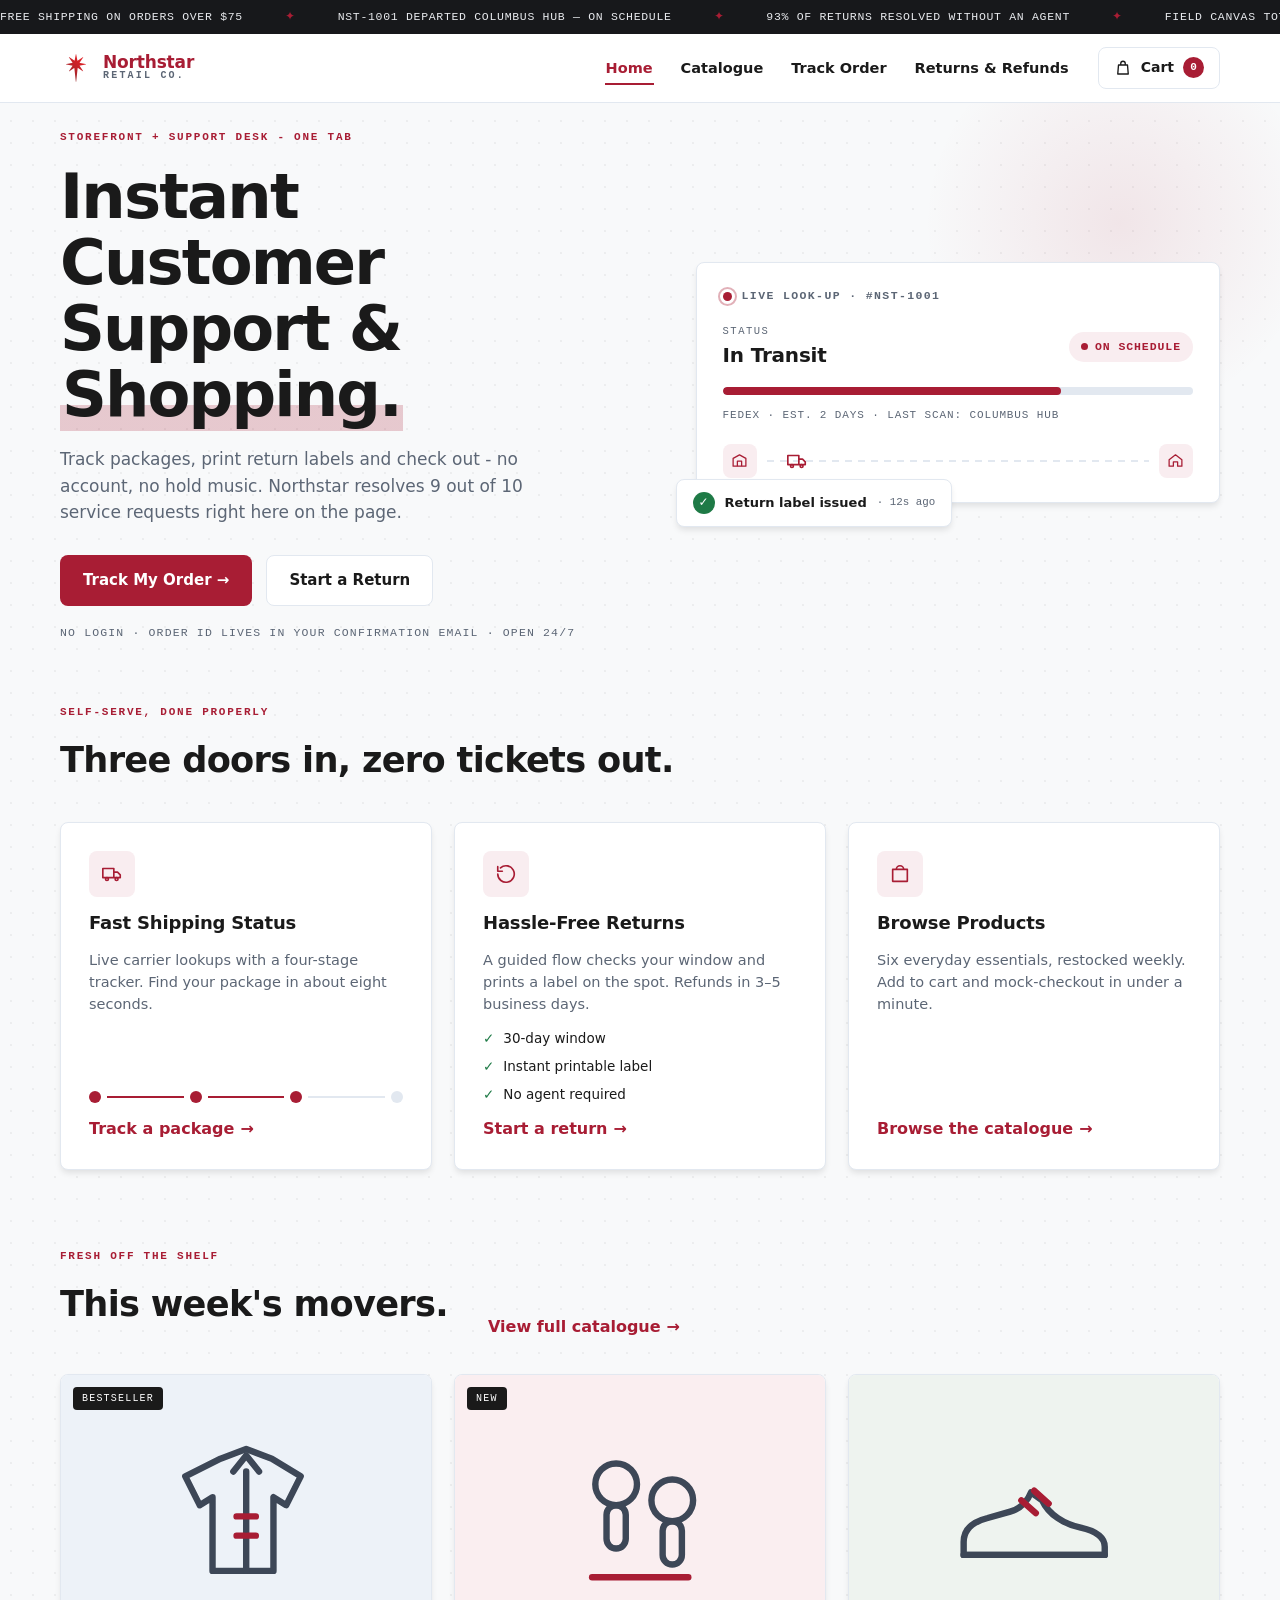
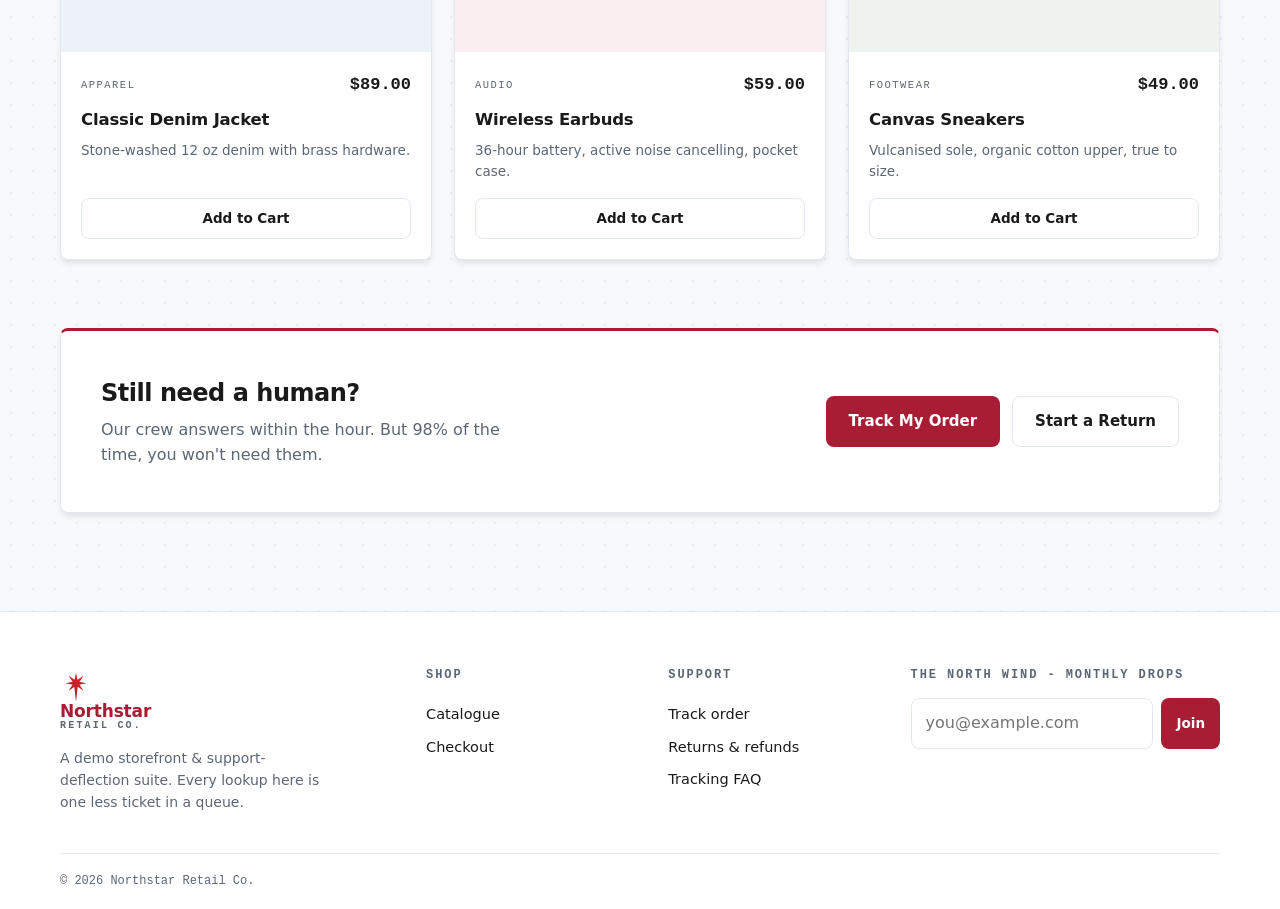
<file: index.html>
<!DOCTYPE html>
<html lang="en">
<head>
  <meta charset="UTF-8">
  <meta name="viewport" content="width=device-width, initial-scale=1.0">
  <title>Instant Support &amp; Shopping · Northstar Retail Co.</title>
  <meta name="description" content="Track packages, print return labels and shop — all without a hold queue.">
  <!-- <link rel="icon" href="data:image/svg+xml,<svg xmlns='http://www.w3.org/2000/svg' viewBox='0 0 100 100'><rect width='100' height='100' rx='18' fill='%23A81D34'/><path d='M50 12 58 42 88 50 58 58 50 88 42 58 12 50 42 42Z' fill='white'/></svg>"> -->
   <link rel="icon" href="img/north-star.png" type="image/x-icon">
  <link rel="stylesheet" href="css/style.css">
  <script defer src="js/data.js"></script>
  <script defer src="js/app.js"></script>
</head>
<body data-page="home">
  <a class="skip" href="#main">Skip to content</a>

  <!-- Utility ticker: shipping/support feed, populated from data.js -->
  <div class="ticker" aria-hidden="true"><div class="ticker-track" id="ticker-track"></div></div>

  <!-- ============ SHARED HEADER ============ -->
  <header class="site-head" id="site-head">
    <div class="container head-row">
      <a class="logo" href="index.html"><img src="img/north-star.png" alt="custom icon" class="custom-logosean">
        <!-- <span class="logo-mark"><svg viewBox="0 0 24 24" fill="#fff"><path d="M12 2l2.2 7.8L22 12l-7.8 2.2L12 22l-2.2-7.8L2 12l7.8-2.2z"/></svg> --></span>
        <span class="logo-text">Northstar <small>RETAIL CO.</small></span>
      </a>
      <nav class="site-nav" id="site-nav" aria-label="Primary">
        <a href="index.html" aria-current="page">Home</a>
        <a href="catalogue.html">Catalogue</a>
        <a href="tracking.html">Track Order</a>
        <a href="returns.html">Returns &amp; Refunds</a>
      </nav>
      <div class="head-actions">
        <a class="cart-btn" href="checkout.html" aria-label="Cart">
          <svg viewBox="0 0 24 24" fill="none" stroke="currentColor" stroke-width="1.8" stroke-linejoin="round"><path d="M6 8h12l1 12H5L6 8z"/><path d="M9 8V6a3 3 0 0 1 6 0v2"/></svg>
          <span class="cart-label">Cart</span>
          <span class="cart-badge" data-cart-count>0</span>
        </a>
        <button class="nav-toggle" id="nav-toggle" aria-expanded="false" aria-controls="site-nav" aria-label="Menu">
          <svg viewBox="0 0 24 24" fill="none" stroke="currentColor" stroke-width="2" stroke-linecap="round"><path d="M4 7h16M4 12h16M4 17h16"/></svg>
        </button>
      </div>
    </div>
  </header>

  <main id="main">
    <!-- ============ HERO ============ -->
    <section class="hero">
      <!-- <svg class="hero-star" viewBox="0 0 120 120" fill="currentColor" aria-hidden="true"><path d="M60 0l8 44 44 8-44 8-8 44-8-44-44-8 44-8z"/></svg> -->
      <div class="container hero-grid">
        <div class="reveal">
          <span class="eyebrow">Storefront + Support Desk - one tab</span>
          <h1>Instant Customer Support &amp; <span class="mark">Shopping.</span></h1>
          <p class="hero-sub">Track packages, print return labels and check out - no account, no hold music. Northstar resolves 9 out of 10 service requests right here on the page.</p>
          <div class="hero-ctas">
            <a class="btn btn-primary" href="tracking.html">Track My Order →</a>
            <a class="btn btn-outline" href="returns.html">Start a Return</a>
          </div>
          <p class="hero-meta">NO LOGIN · ORDER ID LIVES IN YOUR CONFIRMATION EMAIL · OPEN 24/7</p>
          <!-- <div class="hero-proof">
            <div><strong>8 sec</strong><span>average lookup</span></div>
            <div><strong>93%</strong><span>resolved instantly</span></div>
            <div><strong>30 days</strong><span>return window</span></div>
          </div> -->
        </div>

        <!-- Animated live look-up demo card -->
        <div class="hero-demo reveal" style="--d:.15s">
          <div class="live-card card">
            <div class="live-head"><span class="pulse-dot"></span><span class="mono">LIVE LOOK-UP · #NST-1001</span></div>
            <div class="live-row">
              <div><span class="live-label">Status</span><strong>In Transit</strong></div>
              <span class="status-chip chip-move">On schedule</span>
            </div>
            <div class="live-bar"><i></i></div>
            <p class="live-meta mono">FEDEX · EST. 2 DAYS · LAST SCAN: COLUMBUS HUB</p>
            <div class="route" aria-hidden="true">
              <span class="route-node"><svg viewBox="0 0 24 24" fill="none" stroke="currentColor" stroke-width="1.8" stroke-linejoin="round"><path d="M3 9l9-5 9 5v11H3z"/><path d="M9 20v-7h6v7"/></svg></span>
              <span class="route-line"><i class="route-truck"><svg viewBox="0 0 24 24" fill="none" stroke="currentColor" stroke-width="1.8" stroke-linejoin="round"><path d="M2 6h12v10H2zM14 10h4l3 3v3h-7z"/><circle cx="6.5" cy="17.5" r="1.6"/><circle cx="17" cy="17.5" r="1.6"/></svg></i></span>
              <span class="route-node"><svg viewBox="0 0 24 24" fill="none" stroke="currentColor" stroke-width="1.8" stroke-linejoin="round"><path d="M3 11l9-7 9 7v9h-6v-6h-6v6H3z"/></svg></span>
            </div>
          </div>
          <div class="float-chip card"><span class="ok-ico">✓</span>Return label issued <small>· 12s ago</small></div>
        </div>
      </div>
    </section>

    <!-- ============ FEATURE GRID ============ -->
    <section class="section" style="padding-top:36px">
      <div class="container">
        <div class="section-head reveal">
          <span class="eyebrow">Self-serve, done properly</span>
          <h2>Three doors in, zero tickets out.</h2>
        </div>
        <div class="feature-grid">
          <article class="card feature-card reveal">
            <div class="feature-ico"><svg viewBox="0 0 24 24" fill="none" stroke="currentColor" stroke-width="1.8" stroke-linejoin="round"><path d="M2 6h12v10H2zM14 10h4l3 3v3h-7z"/><circle cx="6.5" cy="17.5" r="1.6"/><circle cx="17" cy="17.5" r="1.6"/></svg></div>
            <h3>Fast Shipping Status</h3>
            <p>Live carrier lookups with a four-stage tracker. Find your package in about eight seconds.</p>
            <div class="mini-track" aria-hidden="true"><i class="on"></i><b class="on"></b><i class="on"></i><b class="on"></b><i class="now"></i><b></b><i></i></div>
            <a class="link-arrow" href="tracking.html">Track a package <span>→</span></a>
          </article>
          <article class="card feature-card reveal" style="--d:.1s">
            <div class="feature-ico"><svg viewBox="0 0 24 24" fill="none" stroke="currentColor" stroke-width="1.8" stroke-linecap="round" stroke-linejoin="round"><path d="M3 12a9 9 0 1 0 3-6.7"/><path d="M3 4v5h5"/></svg></div>
            <h3>Hassle-Free Returns</h3>
            <p>A guided flow checks your window and prints a label on the spot. Refunds in 3–5 business days.</p>
            <ul class="tick-list"><li>30-day window</li><li>Instant printable label</li><li>No agent required</li></ul>
            <a class="link-arrow" href="returns.html">Start a return <span>→</span></a>
          </article>
          <article class="card feature-card reveal" style="--d:.2s">
            <div class="feature-ico"><svg viewBox="0 0 24 24" fill="none" stroke="currentColor" stroke-width="1.8" stroke-linejoin="round"><path d="M4 7h16v13H4z"/><path d="M8 7a4 4 0 0 1 8 0"/></svg></div>
            <h3>Browse Products</h3>
            <p>Six everyday essentials, restocked weekly. Add to cart and mock-checkout in under a minute.</p>
            <div class="thumb-row" id="feature-thumbs" aria-hidden="true"></div>
            <a class="link-arrow" href="catalogue.html">Browse the catalogue <span>→</span></a>
          </article>
        </div>
      </div>
    </section>

    <!-- ============ STATS BAND ============ -->
    <!-- <section class="section" style="padding-top:8px">
      <div class="container">
        <div class="stats-band reveal">
          <div class="stat"><strong><span data-count="12483">0</span></strong><span>orders tracked this month</span></div>
          <div class="stat"><strong><span data-count="93">0</span>%</strong><span>returns resolved instantly</span></div>
          <div class="stat"><strong><span data-count="8">0</span>s</strong><span>average lookup time</span></div>
          <div class="stat"><strong><span data-count="0">0</span> min</strong><span>spent on hold, ever</span></div>
        </div>
      </div>
    </section> -->

    <!-- ============ PRODUCT PICKS (rendered from data.js) ============ -->
    <section class="section" style="padding-top:14px">
      <div class="container">
        <div class="row-between section-head reveal">
          <div><span class="eyebrow">Fresh off the shelf</span><h2>This week's movers.</h2></div>
          <a class="link-arrow" href="catalogue.html">View full catalogue <span>→</span></a>
        </div>
        <div class="product-grid" id="home-picks"></div>
      </div>
    </section>

    <!-- ============ CLOSING CTA ============ -->
    <section class="section" style="padding-top:10px">
      <div class="container">
        <div class="card reveal" style="padding:44px 40px;display:flex;justify-content:space-between;align-items:center;gap:26px;flex-wrap:wrap;border-top:3px solid var(--brand)">
          <div>
            <h2 style="font-size:1.5rem;font-weight:800;letter-spacing:-0.02em">Still need a human?</h2>
            <p style="color:var(--muted);max-width:440px;margin-top:6px">Our crew answers within the hour. But 98% of the time, you won't need them.</p>
          </div>
          <div style="display:flex;gap:12px;flex-wrap:wrap">
            <a class="btn btn-primary" href="tracking.html">Track My Order</a>
            <a class="btn btn-outline" href="returns.html">Start a Return</a>
          </div>
        </div>
      </div>
    </section>
  </main>

  <!-- ============ SHARED FOOTER ============ -->
  <footer class="site-foot">
    <div class="container foot-grid">
      <div>
        <a class="logo" href="index.html"><img src="img/north-star.png" alt="custom icon" class="custom-logosean"><!-- <span class="logo-mark"><svg viewBox="0 0 24 24" fill="#fff"><path d="M12 2l2.2 7.8L22 12l-7.8 2.2L12 22l-2.2-7.8L2 12l7.8-2.2z"/></svg></span> --><span class="logo-text">Northstar <small>RETAIL CO.</small></span></a>
        <p class="foot-blurb">A demo storefront &amp; support-deflection suite. Every lookup here is one less ticket in a queue.</p>
      </div>
      <nav aria-label="Shop"><h4>Shop</h4><a href="catalogue.html">Catalogue</a><a href="checkout.html">Checkout</a></nav>
      <nav aria-label="Support"><h4>Support</h4><a href="tracking.html">Track order</a><a href="returns.html">Returns &amp; refunds</a><a href="tracking.html">Tracking FAQ</a></nav>
      <div>
        <h4>The North Wind - monthly drops</h4>
        <form class="foot-news" id="news-form">
          <input class="input" type="email" placeholder="you@example.com" required aria-label="Email address">
          <button class="btn btn-primary btn-sm" type="submit">Join</button>
        </form>
      </div>
    </div>
    <div class="container foot-bar">
      <span>© <span data-year>2026</span> Northstar Retail Co.<!--  — demo build, no real orders --></span>
      <!-- <span>Vanilla HTML · CSS · JS — zero frameworks</span> -->
    </div>
  </footer>
</body>
</html>
</file>
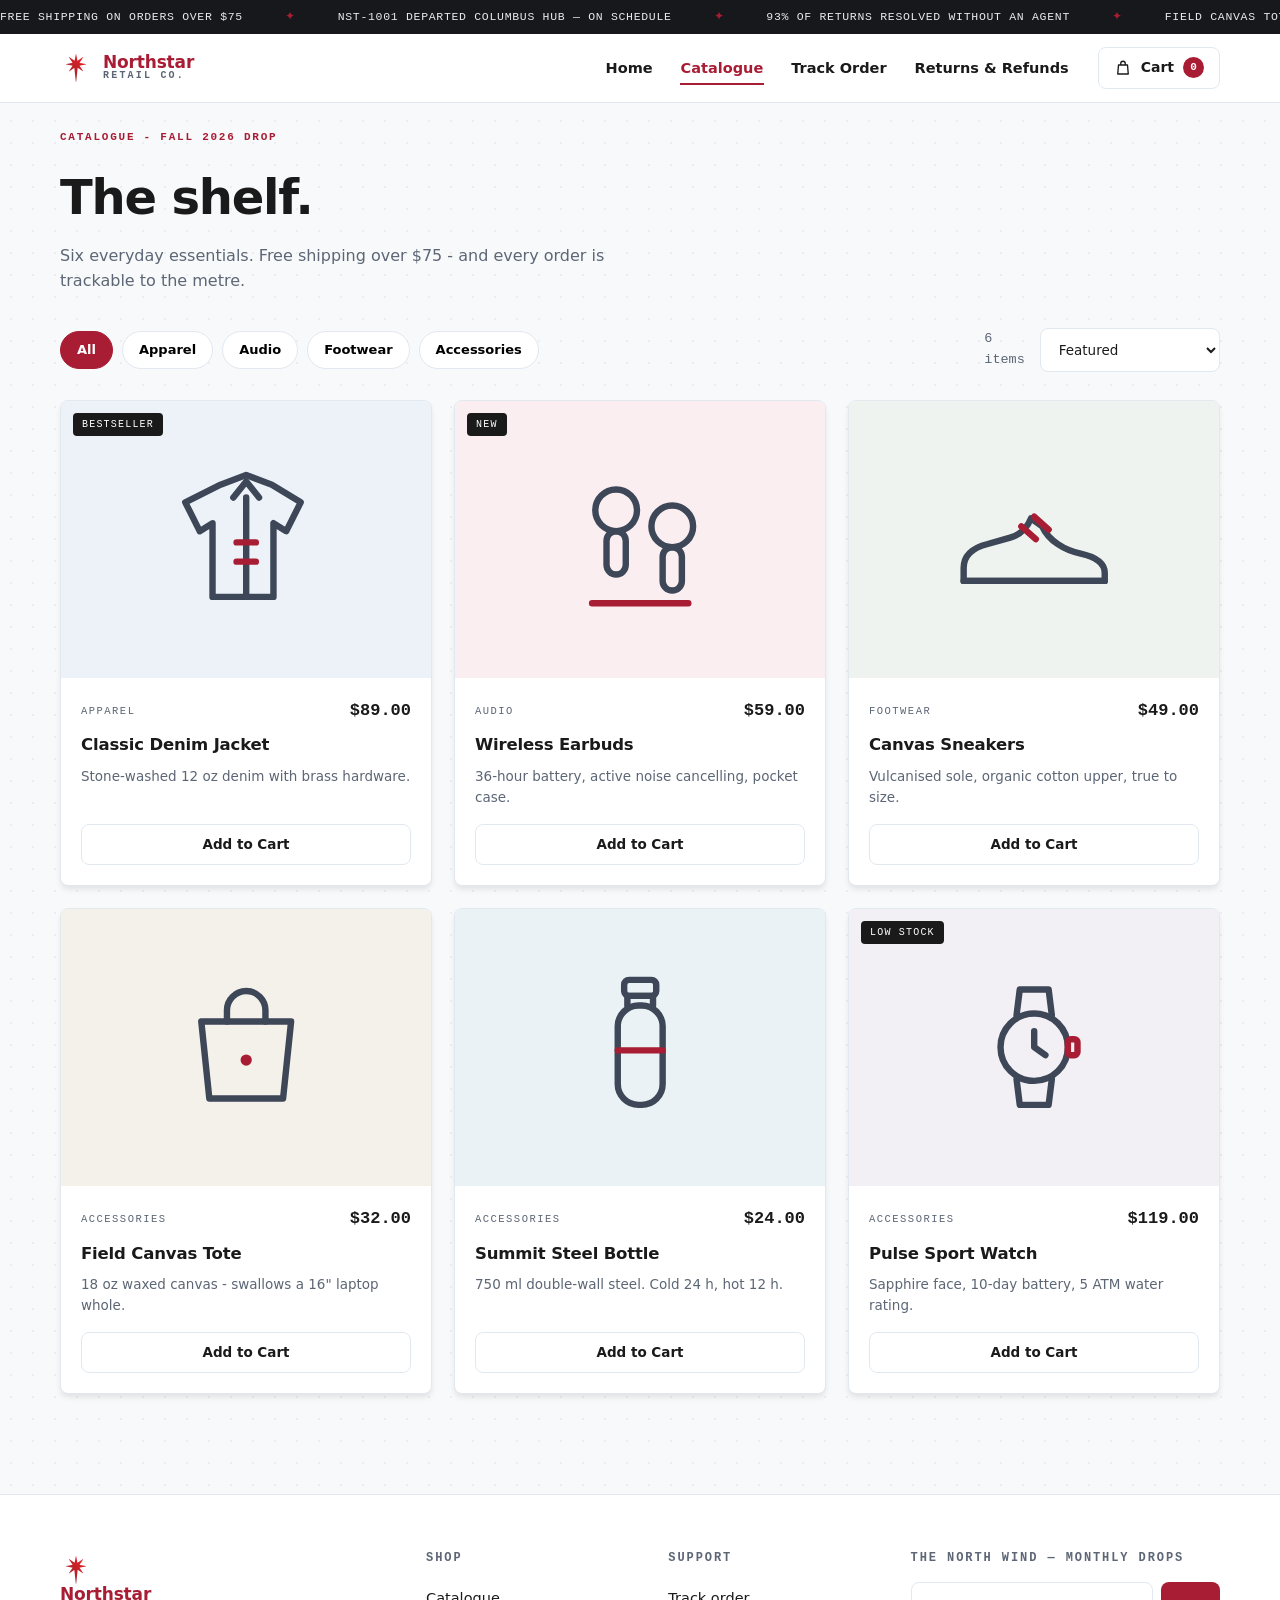
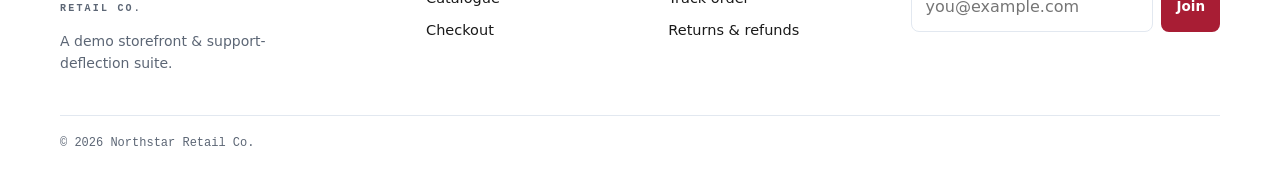
<file: catalogue.html>
<!DOCTYPE html>
<html lang="en">
<head>
  <meta charset="UTF-8">
  <meta name="viewport" content="width=device-width, initial-scale=1.0">
  <title>Catalogue · Northstar Retail Co.</title>
  <!-- <link rel="icon" href="data:image/svg+xml,<svg xmlns='http://www.w3.org/2000/svg' viewBox='0 0 100 100'><rect width='100' height='100' rx='18' fill='%23A81D34'/><path d='M50 12 58 42 88 50 58 58 50 88 42 58 12 50 42 42Z' fill='white'/></svg>"> -->
   <link rel="icon" href="img/north-star.png" type="image/x-icon">
  <link rel="stylesheet" href="css/style.css">
  <script defer src="js/data.js"></script>
  <script defer src="js/app.js"></script>
</head>
<body data-page="catalogue">
  <a class="skip" href="#main">Skip to content</a>
  <div class="ticker" aria-hidden="true"><div class="ticker-track" id="ticker-track"></div></div>

  <!-- SHARED HEADER (identical across pages; only aria-current moves) -->
  <header class="site-head" id="site-head">
    <div class="container head-row">
      <a class="logo" href="index.html"><img src="img/north-star.png" alt="custom icon" class="custom-logosean"><!-- <span class="logo-mark"><svg viewBox="0 0 24 24" fill="#fff"><path d="M12 2l2.2 7.8L22 12l-7.8 2.2L12 22l-2.2-7.8L2 12l7.8-2.2z"/></svg></span> --><span class="logo-text">Northstar <small>RETAIL CO.</small></span></a>
      <nav class="site-nav" id="site-nav" aria-label="Primary">
        <a href="index.html">Home</a>
        <a href="catalogue.html" aria-current="page">Catalogue</a>
        <a href="tracking.html">Track Order</a>
        <a href="returns.html">Returns &amp; Refunds</a>
      </nav>
      <div class="head-actions">
        <a class="cart-btn" href="checkout.html" aria-label="Cart">
          <svg viewBox="0 0 24 24" fill="none" stroke="currentColor" stroke-width="1.8" stroke-linejoin="round"><path d="M6 8h12l1 12H5L6 8z"/><path d="M9 8V6a3 3 0 0 1 6 0v2"/></svg>
          <span class="cart-label">Cart</span><span class="cart-badge" data-cart-count>0</span>
        </a>
        <button class="nav-toggle" id="nav-toggle" aria-expanded="false" aria-controls="site-nav" aria-label="Menu">
          <svg viewBox="0 0 24 24" fill="none" stroke="currentColor" stroke-width="2" stroke-linecap="round"><path d="M4 7h16M4 12h16M4 17h16"/></svg>
        </button>
      </div>
    </div>
  </header>

  <main id="main">
    <div class="container">
      <div class="page-hero reveal">
        <span class="eyebrow">Catalogue - Fall 2026 drop</span>
        <h1>The shelf.</h1>
        <p>Six everyday essentials. Free shipping over $75 - and every order is trackable to the metre.</p>
      </div>

      <!-- Filter chips + sort, wired in initCatalogue() -->
      <div class="toolbar reveal">
        <div class="chips" role="group" aria-label="Filter by category">
          <button class="chip active" data-cat="All">All</button>
          <button class="chip" data-cat="Apparel">Apparel</button>
          <button class="chip" data-cat="Audio">Audio</button>
          <button class="chip" data-cat="Footwear">Footwear</button>
          <button class="chip" data-cat="Accessories">Accessories</button>
        </div>
        <div class="tool-right">
          <span class="mono" id="p-count">6 items</span>
          <select class="input" id="sort-select" aria-label="Sort products">
            <option value="featured">Featured</option>
            <option value="asc">Price: low → high</option>
            <option value="desc">Price: high → low</option>
          </select>
        </div>
      </div>

      <!-- Product cards injected here from PRODUCTS in data.js -->
      <div class="product-grid" id="product-grid" style="padding-bottom:60px"></div>
    </div>
  </main>

  <!-- SHARED FOOTER -->
  <footer class="site-foot">
    <div class="container foot-grid">
      <div><a class="logo" href="index.html"><img src="img/north-star.png" alt="custom icon" class="custom-logosean"><!-- <span class="logo-mark"><svg viewBox="0 0 24 24" fill="#fff"><path d="M12 2l2.2 7.8L22 12l-7.8 2.2L12 22l-2.2-7.8L2 12l7.8-2.2z"/></svg></span> --><span class="logo-text">Northstar <small>RETAIL CO.</small></span></a><p class="foot-blurb">A demo storefront &amp; support-deflection suite.</p></div>
      <nav aria-label="Shop"><h4>Shop</h4><a href="catalogue.html">Catalogue</a><a href="checkout.html">Checkout</a></nav>
      <nav aria-label="Support"><h4>Support</h4><a href="tracking.html">Track order</a><a href="returns.html">Returns &amp; refunds</a></nav>
      <div><h4>The North Wind — monthly drops</h4><form class="foot-news" id="news-form"><input class="input" type="email" placeholder="you@example.com" required aria-label="Email address"><button class="btn btn-primary btn-sm" type="submit">Join</button></form></div>
    </div>
    <div class="container foot-bar"><span>© <span data-year>2026</span> Northstar Retail Co.</span><!-- <span>Vanilla HTML · CSS · JS — zero frameworks</span> --></div>
  </footer>
</body>
</html>
</file>
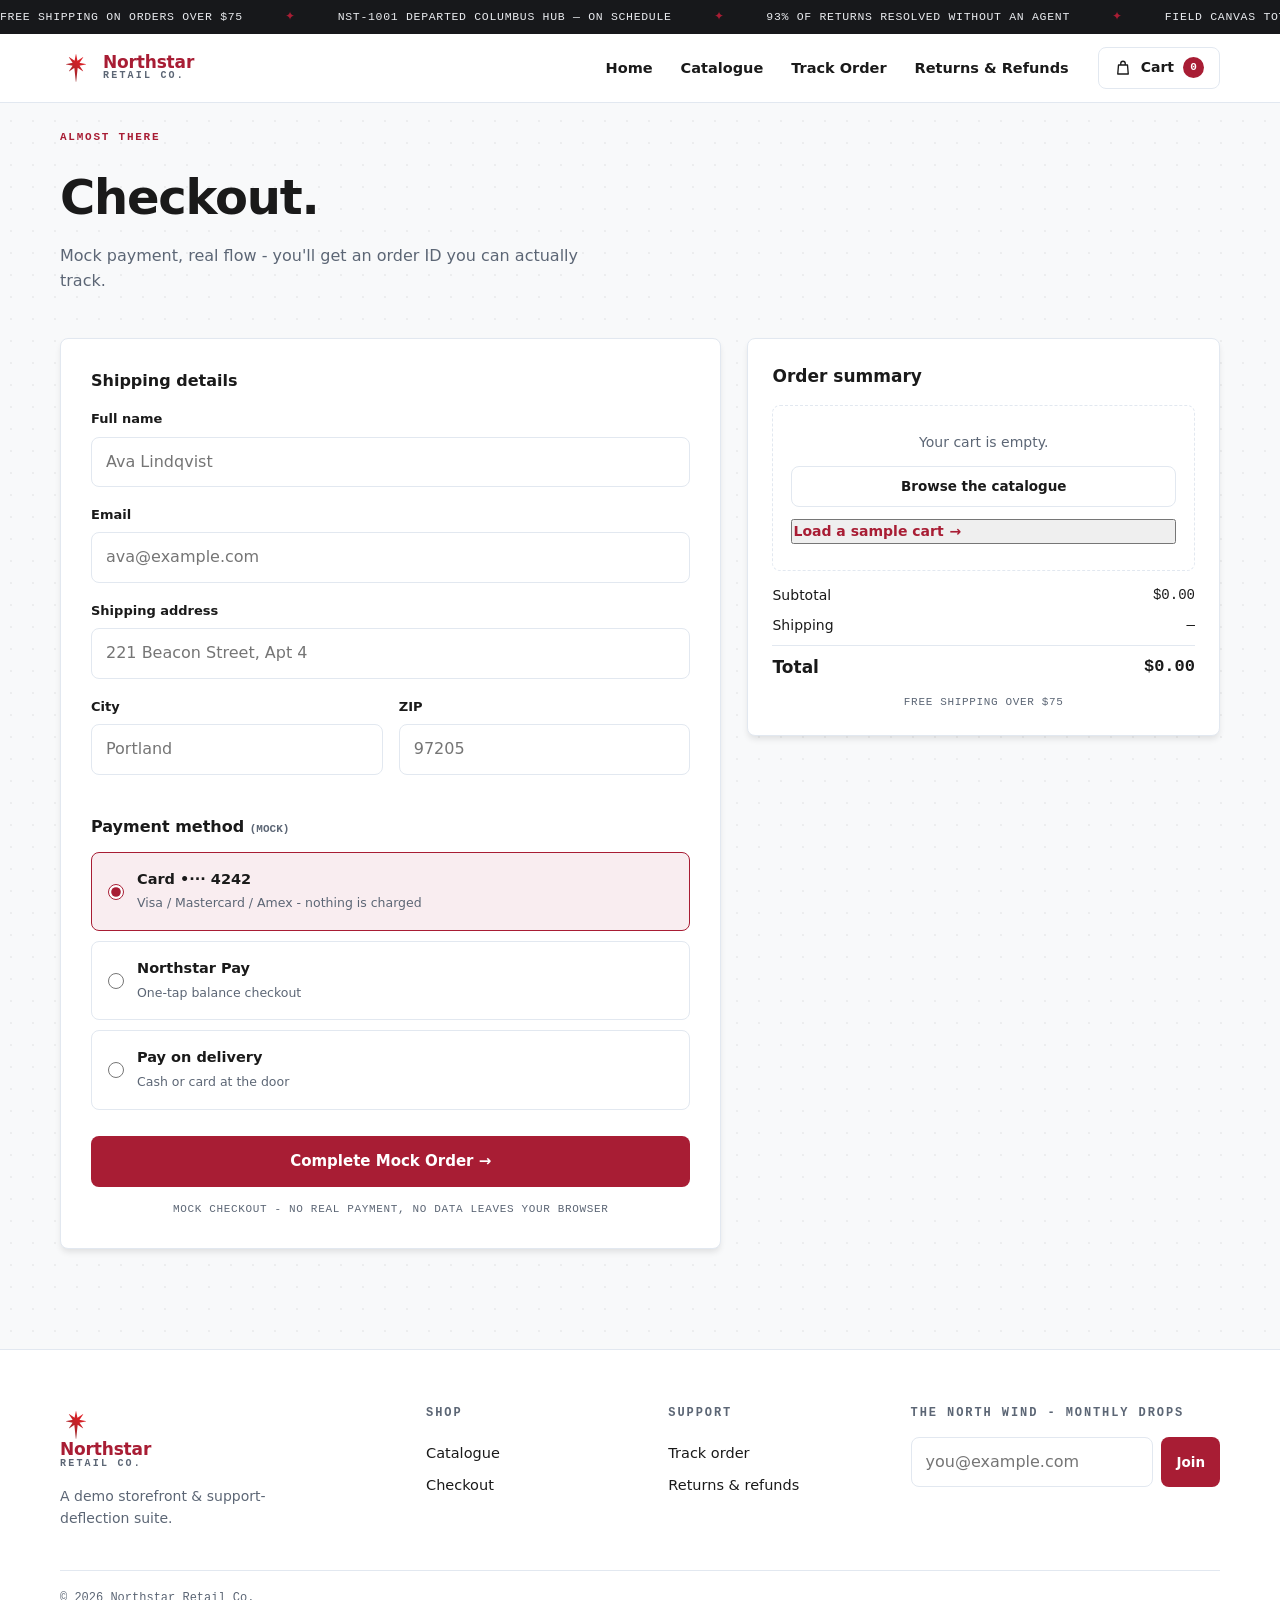
<file: checkout.html>
<!DOCTYPE html>
<html lang="en">
<head>
  <meta charset="UTF-8">
  <meta name="viewport" content="width=device-width, initial-scale=1.0">
  <title>Checkout · Northstar Retail Co.</title>
  <!-- <link rel="icon" href="data:image/svg+xml,<svg xmlns='http://www.w3.org/2000/svg' viewBox='0 0 100 100'><rect width='100' height='100' rx='18' fill='%23A81D34'/><path d='M50 12 58 42 88 50 58 58 50 88 42 58 12 50 42 42Z' fill='white'/></svg>"> -->
   <link rel="icon" href="img/north-star.png" type="image/x-icon">
  <link rel="stylesheet" href="css/style.css">
  <script defer src="js/data.js"></script>
  <script defer src="js/app.js"></script>
</head>
<body data-page="checkout">
  <a class="skip" href="#main">Skip to content</a>
  <div class="ticker" aria-hidden="true"><div class="ticker-track" id="ticker-track"></div></div>

  <!-- SHARED HEADER -->
  <header class="site-head" id="site-head">
    <div class="container head-row">
      <a class="logo" href="index.html"><img src="img/north-star.png" alt="custom icon" class="custom-logosean"><!-- <span class="logo-mark"><svg viewBox="0 0 24 24" fill="#fff"><path d="M12 2l2.2 7.8L22 12l-7.8 2.2L12 22l-2.2-7.8L2 12l7.8-2.2z"/></svg></span> --><span class="logo-text">Northstar <small>RETAIL CO.</small></span></a>
      <nav class="site-nav" id="site-nav" aria-label="Primary">
        <a href="index.html">Home</a>
        <a href="catalogue.html">Catalogue</a>
        <a href="tracking.html">Track Order</a>
        <a href="returns.html">Returns &amp; Refunds</a>
      </nav>
      <div class="head-actions">
        <a class="cart-btn" href="checkout.html" aria-label="Cart">
          <svg viewBox="0 0 24 24" fill="none" stroke="currentColor" stroke-width="1.8" stroke-linejoin="round"><path d="M6 8h12l1 12H5L6 8z"/><path d="M9 8V6a3 3 0 0 1 6 0v2"/></svg>
          <span class="cart-label">Cart</span><span class="cart-badge" data-cart-count>0</span>
        </a>
        <button class="nav-toggle" id="nav-toggle" aria-expanded="false" aria-controls="site-nav" aria-label="Menu">
          <svg viewBox="0 0 24 24" fill="none" stroke="currentColor" stroke-width="2" stroke-linecap="round"><path d="M4 7h16M4 12h16M4 17h16"/></svg>
        </button>
      </div>
    </div>
  </header>

  <main id="main">
    <div class="container">
      <div class="page-hero reveal">
        <span class="eyebrow">Almost there</span>
        <h1>Checkout.</h1>
        <p>Mock payment, real flow - you'll get an order ID you can actually track.</p>
      </div>

      <div class="checkout-grid">
        <div>
          <!-- Checkout form (hidden once the mock order is placed) -->
          <form class="card wizard-card" id="checkout-form" novalidate="false">
            <div id="checkout-form-card">
              <fieldset>
                <legend style="font-size:16px;margin-bottom:16px">Shipping details</legend>
                <div class="field"><label for="f-name">Full name</label><input class="input" id="f-name" type="text" placeholder="Ava Lindqvist" required></div>
                <div class="field"><label for="f-email">Email</label><input class="input" id="f-email" type="email" placeholder="ava@example.com" required></div>
                <div class="field"><label for="f-addr">Shipping address</label><input class="input" id="f-addr" type="text" placeholder="221 Beacon Street, Apt 4" required></div>
                <div class="field-row">
                  <div class="field"><label for="f-city">City</label><input class="input" id="f-city" type="text" placeholder="Portland" required></div>
                  <div class="field"><label for="f-zip">ZIP</label><input class="input" id="f-zip" type="text" placeholder="97205" required pattern="[0-9]{5}"></div>
                </div>
              </fieldset>

              <fieldset style="margin-top:22px">
                <legend style="font-size:16px;margin-bottom:12px">Payment method <span class="mono" style="font-size:11px;color:var(--muted)">(MOCK)</span></legend>
                <div class="pay-group">
                  <label class="pay"><input type="radio" name="pay" value="card" checked><span><b>Card •··· 4242</b><small>Visa / Mastercard / Amex - nothing is charged</small></span></label>
                  <label class="pay"><input type="radio" name="pay" value="nspay"><span><b>Northstar Pay</b><small>One-tap balance checkout</small></span></label>
                  <label class="pay"><input type="radio" name="pay" value="cod"><span><b>Pay on delivery</b><small>Cash or card at the door</small></span></label>
                </div>
              </fieldset>

              <button class="btn btn-primary btn-block" type="submit" style="margin-top:26px">Complete Mock Order →</button>
              <p class="secure-note"> MOCK CHECKOUT - NO REAL PAYMENT, NO DATA LEAVES YOUR BROWSER</p>
            </div>
          </form>

          <!-- Success panel (revealed by initCheckout on submit) -->
          <div class="card success-panel" id="order-success" hidden>
            <svg class="check-ring" viewBox="0 0 68 68"><circle cx="34" cy="34" r="31"/><path d="M22 35l8 8 16-17"/></svg>
            <span class="eyebrow">Order placed — you're all set</span>
            <h2 style="font-size:1.7rem;margin-top:8px">Thank you!</h2>
            <p style="color:var(--muted);max-width:420px;margin:8px auto 0">Your mock order is already in the tracking system. Paste the ID below into <b>Track Order</b> to watch it move.</p>
            <div class="order-id-pill"><span class="mono" id="success-id">#NST-0000</span><button class="copy-btn" id="copy-id" type="button">Copy</button></div>
            <div style="display:flex;gap:12px;justify-content:center;flex-wrap:wrap">
              <a class="btn btn-primary" id="track-link" href="tracking.html">Track this order →</a>
              <a class="btn btn-outline" href="catalogue.html">Keep shopping</a>
            </div>
          </div>
        </div>

        <!-- Order summary sidebar -->
        <aside class="card summary-aside" aria-label="Order summary">
          <h2>Order summary</h2>
          <div id="summary-items"></div>
          <div class="sum-totals">
            <div><span>Subtotal</span><span class="mono" id="sum-sub">$0.00</span></div>
            <div><span>Shipping</span><span class="mono" id="sum-ship">—</span></div>
            <div class="grand"><span>Total</span><span class="mono" id="sum-total">$0.00</span></div>
          </div>
          <p class="secure-note">FREE SHIPPING OVER $75</p>
        </aside>
      </div>
    </div>
  </main>

  <!-- SHARED FOOTER -->
  <footer class="site-foot">
    <div class="container foot-grid">
      <div><a class="logo" href="index.html"><img src="img/north-star.png" alt="custom icon" class="custom-logosean"><!-- <span class="logo-mark"><svg viewBox="0 0 24 24" fill="#fff"><path d="M12 2l2.2 7.8L22 12l-7.8 2.2L12 22l-2.2-7.8L2 12l7.8-2.2z"/></svg></span> --><span class="logo-text">Northstar <small>RETAIL CO.</small></span></a><p class="foot-blurb">A demo storefront &amp; support-deflection suite.</p></div>
      <nav aria-label="Shop"><h4>Shop</h4><a href="catalogue.html">Catalogue</a><a href="checkout.html">Checkout</a></nav>
      <nav aria-label="Support"><h4>Support</h4><a href="tracking.html">Track order</a><a href="returns.html">Returns &amp; refunds</a></nav>
      <div><h4>The North Wind - monthly drops</h4><form class="foot-news" id="news-form"><input class="input" type="email" placeholder="you@example.com" required aria-label="Email address"><button class="btn btn-primary btn-sm" type="submit">Join</button></form></div>
    </div>
    <div class="container foot-bar"><span>© <span data-year>2026</span> Northstar Retail Co.</span><!-- <span>Vanilla HTML · CSS · JS — zero frameworks</span> --></div>
  </footer>
</body>
</html>
</file>
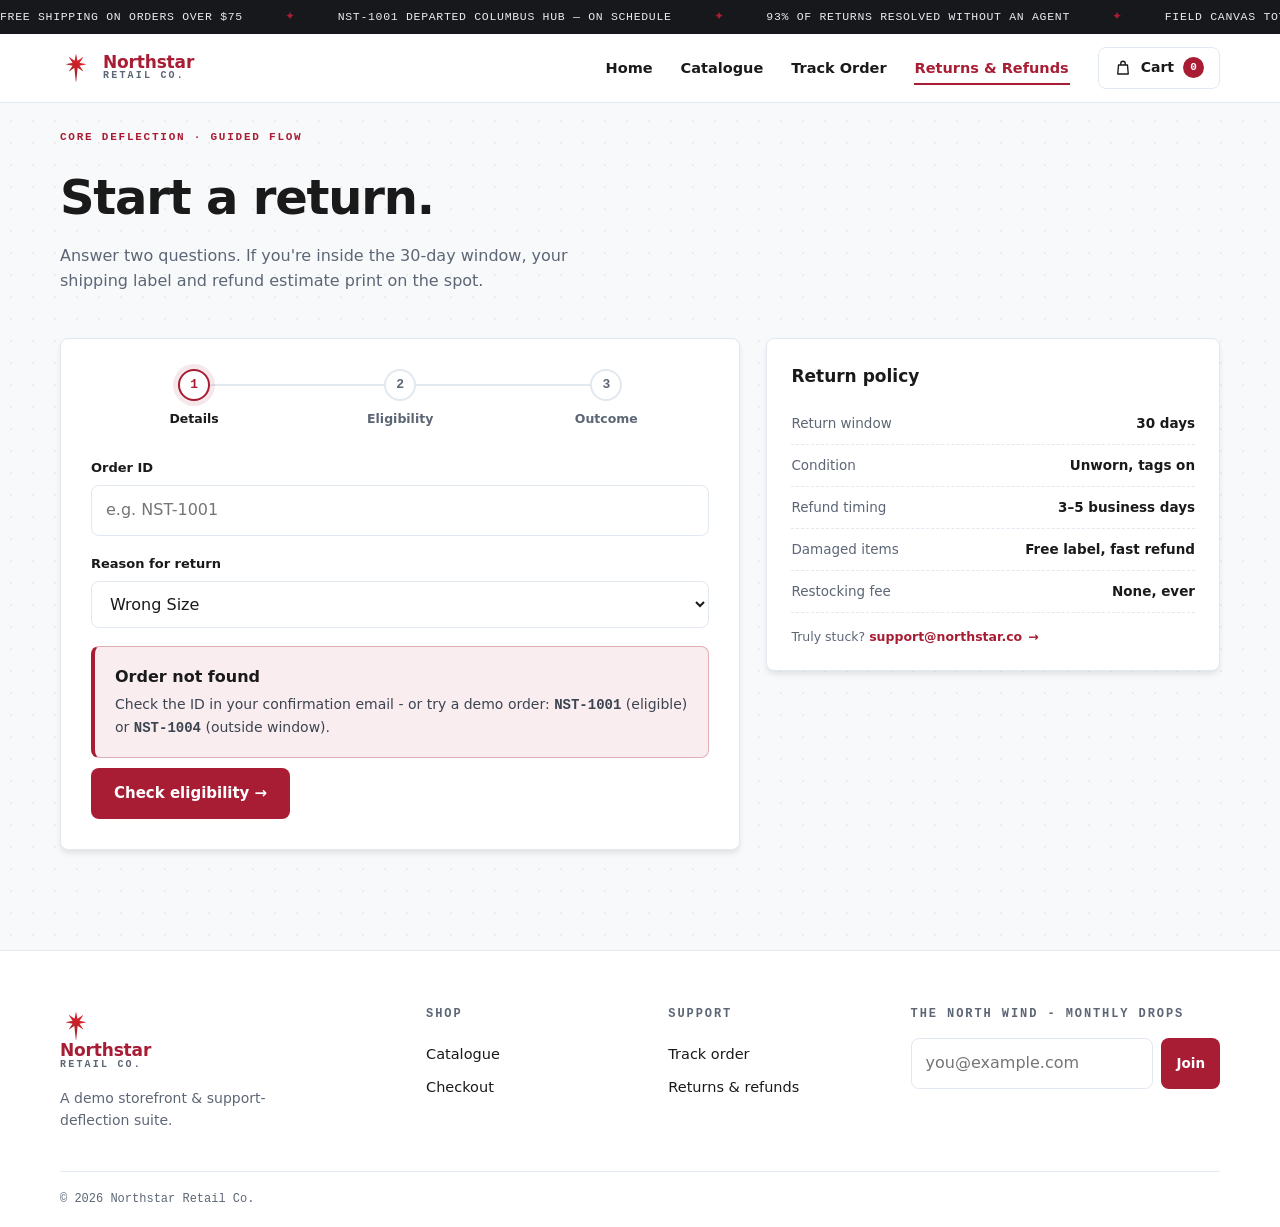
<file: returns.html>
<!DOCTYPE html>
<html lang="en">
<head>
  <meta charset="UTF-8">
  <meta name="viewport" content="width=device-width, initial-scale=1.0">
  <title>Returns &amp; Refunds · Northstar Retail Co.</title>
  <!-- <link rel="icon" href="data:image/svg+xml,<svg xmlns='http://www.w3.org/2000/svg' viewBox='0 0 100 100'><rect width='100' height='100' rx='18' fill='%23A81D34'/><path d='M50 12 58 42 88 50 58 58 50 88 42 58 12 50 42 42Z' fill='white'/></svg>"> -->
   <link rel="icon" href="img/north-star.png" type="image/x-icon">
  <link rel="stylesheet" href="css/style.css">
  <script defer src="js/data.js"></script>
  <script defer src="js/app.js"></script>
</head>
<body data-page="returns">
  <a class="skip" href="#main">Skip to content</a>
  <div class="ticker" aria-hidden="true"><div class="ticker-track" id="ticker-track"></div></div>

  <!-- SHARED HEADER -->
  <header class="site-head" id="site-head">
    <div class="container head-row">
      <a class="logo" href="index.html"><img src="img/north-star.png" alt="custom icon" class="custom-logosean"><!-- <span class="logo-mark"><svg viewBox="0 0 24 24" fill="#fff"><path d="M12 2l2.2 7.8L22 12l-7.8 2.2L12 22l-2.2-7.8L2 12l7.8-2.2z"/></svg></span> --><span class="logo-text">Northstar <small>RETAIL CO.</small></span></a>
      <nav class="site-nav" id="site-nav" aria-label="Primary">
        <a href="index.html">Home</a>
        <a href="catalogue.html">Catalogue</a>
        <a href="tracking.html">Track Order</a>
        <a href="returns.html" aria-current="page">Returns &amp; Refunds</a>
      </nav>
      <div class="head-actions">
        <a class="cart-btn" href="checkout.html" aria-label="Cart">
          <svg viewBox="0 0 24 24" fill="none" stroke="currentColor" stroke-width="1.8" stroke-linejoin="round"><path d="M6 8h12l1 12H5L6 8z"/><path d="M9 8V6a3 3 0 0 1 6 0v2"/></svg>
          <span class="cart-label">Cart</span><span class="cart-badge" data-cart-count>0</span>
        </a>
        <button class="nav-toggle" id="nav-toggle" aria-expanded="false" aria-controls="site-nav" aria-label="Menu">
          <svg viewBox="0 0 24 24" fill="none" stroke="currentColor" stroke-width="2" stroke-linecap="round"><path d="M4 7h16M4 12h16M4 17h16"/></svg>
        </button>
      </div>
    </div>
  </header>

  <main id="main">
    <div class="container">
      <div class="page-hero reveal">
        <span class="eyebrow">Core deflection · guided flow</span>
        <h1>Start a return.</h1>
        <p>Answer two questions. If you're inside the 30-day window, your shipping label and refund estimate print on the spot.</p>
      </div>

      <div class="returns-grid">
        <!-- ============ WIZARD ============ -->
        <section class="card wizard-card reveal" aria-label="Return wizard">
          <ol class="wsteps">
            <li class="wstep active" data-ws="1"><span class="wnum">1</span>Details</li>
            <li class="wstep" data-ws="2"><span class="wnum">2</span>Eligibility</li>
            <li class="wstep" data-ws="3"><span class="wnum">3</span>Outcome</li>
          </ol>

          <!-- STEP 1 — order + reason -->
          <form class="wz-panel" data-step="1" id="return-step1">
            <div class="field">
              <label for="ret-order">Order ID</label>
              <input class="input mono" id="ret-order" type="text" placeholder="e.g. NST-1001" required>
            </div>
            <div class="field">
              <label for="ret-reason">Reason for return</label>
              <select class="input" id="ret-reason" required>
                <option value="Wrong Size">Wrong Size</option>
                <option value="Damaged Item">Damaged Item</option>
                <option value="Changed Mind">Changed Mind</option>
                <option value="Arrived Late">Arrived Late</option>
                <option value="Other">Other</option>
              </select>
            </div>
            <div class="banner error" id="ret-error" hidden>
              <div><h3>Order not found</h3><p>Check the ID in your confirmation email - or try a demo order: <b class="mono">NST-1001</b> (eligible) or <b class="mono">NST-1004</b> (outside window).</p></div>
            </div>
            <button class="btn btn-primary" type="submit" style="margin-top:10px">Check eligibility →</button>
          </form>

          <!-- STEP 2 — animated rules-engine check (rows injected by JS) -->
          <section class="wz-panel" data-step="2" hidden>
            <span class="eyebrow">Running the rules engine…</span>
            <ul class="check-list" id="check-list"></ul>
          </section>

          <!-- STEP 3 — outcome injected by JS (label + refund OR policy deflection) -->
          <section class="wz-panel" data-step="3" hidden>
            <div id="step3-outcome"></div>
          </section>
        </section>

        <!-- ============ POLICY SIDEBAR ============ -->
        <aside class="card policy-aside reveal" style="--d:.1s" aria-label="Return policy">
          <h2>Return policy</h2>
          <dl>
            <div><dt>Return window</dt><dd>30 days</dd></div>
            <div><dt>Condition</dt><dd>Unworn, tags on</dd></div>
            <div><dt>Refund timing</dt><dd>3–5 business days</dd></div>
            <div><dt>Damaged items</dt><dd>Free label, fast refund</dd></div>
            <div><dt>Restocking fee</dt><dd>None, ever</dd></div>
          </dl>
          <footer><!-- Ruled entirely by <span class="mono">RETURN_RULES</span> in <span class="mono">data.js</span> — tweak the window there and this flow adapts.  -->Truly stuck? <a class="link-arrow" href="mailto:support@northstar.co">support@northstar.co <span>→</span></a></footer>
        </aside>
      </div>
    </div>
  </main>

  <!-- SHARED FOOTER -->
  <footer class="site-foot">
    <div class="container foot-grid">
      <div><a class="logo" href="index.html"><img src="img/north-star.png" alt="custom icon" class="custom-logosean"><!-- <span class="logo-mark"><svg viewBox="0 0 24 24" fill="#fff"><path d="M12 2l2.2 7.8L22 12l-7.8 2.2L12 22l-2.2-7.8L2 12l7.8-2.2z"/></svg></span> --><span class="logo-text">Northstar <small>RETAIL CO.</small></span></a><p class="foot-blurb">A demo storefront &amp; support-deflection suite.</p></div>
      <nav aria-label="Shop"><h4>Shop</h4><a href="catalogue.html">Catalogue</a><a href="checkout.html">Checkout</a></nav>
      <nav aria-label="Support"><h4>Support</h4><a href="tracking.html">Track order</a><a href="returns.html">Returns &amp; refunds</a></nav>
      <div><h4>The North Wind - monthly drops</h4><form class="foot-news" id="news-form"><input class="input" type="email" placeholder="you@example.com" required aria-label="Email address"><button class="btn btn-primary btn-sm" type="submit">Join</button></form></div>
    </div>
    <div class="container foot-bar"><span>© <span data-year>2026</span> Northstar Retail Co.</span><!-- <span>Vanilla HTML · CSS · JS — zero frameworks</span> --></div>
  </footer>
</body>
</html>
</file>
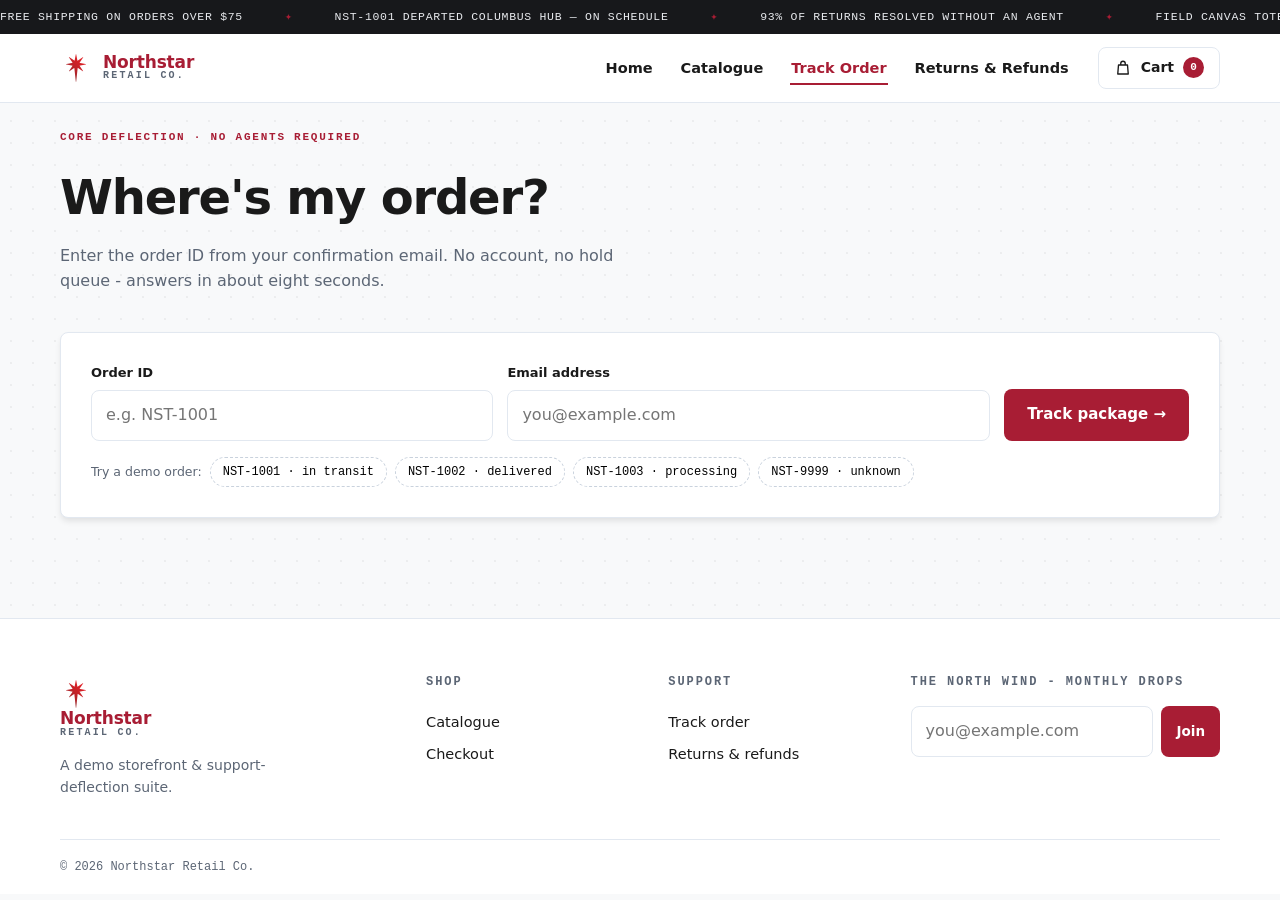
<file: tracking.html>
<!DOCTYPE html>
<html lang="en">
<head>
  <meta charset="UTF-8">
  <meta name="viewport" content="width=device-width, initial-scale=1.0">
  <title>Track Order · Northstar Retail Co.</title>
  <!-- <link rel="icon" href="data:image/svg+xml,<svg xmlns='http://www.w3.org/2000/svg' viewBox='0 0 100 100'><rect width='100' height='100' rx='18' fill='%23A81D34'/><path d='M50 12 58 42 88 50 58 58 50 88 42 58 12 50 42 42Z' fill='white'/></svg>"> -->
   <link rel="icon" href="img/north-star.png" type="image/x-icon">
  <link rel="stylesheet" href="css/style.css">
  <script defer src="js/data.js"></script>
  <script defer src="js/app.js"></script>
</head>
<body data-page="tracking">
  <a class="skip" href="#main">Skip to content</a>
  <div class="ticker" aria-hidden="true"><div class="ticker-track" id="ticker-track"></div></div>

  <!-- SHARED HEADER -->
  <header class="site-head" id="site-head">
    <div class="container head-row">
      <a class="logo" href="index.html"><img src="img/north-star.png" alt="custom icon" class="custom-logosean"><!-- <span class="logo-mark"><svg viewBox="0 0 24 24" fill="#fff"><path d="M12 2l2.2 7.8L22 12l-7.8 2.2L12 22l-2.2-7.8L2 12l7.8-2.2z"/></svg></span> --><span class="logo-text">Northstar <small>RETAIL CO.</small></span></a>
      <nav class="site-nav" id="site-nav" aria-label="Primary">
        <a href="index.html">Home</a>
        <a href="catalogue.html">Catalogue</a>
        <a href="tracking.html" aria-current="page">Track Order</a>
        <a href="returns.html">Returns &amp; Refunds</a>
      </nav>
      <div class="head-actions">
        <a class="cart-btn" href="checkout.html" aria-label="Cart">
          <svg viewBox="0 0 24 24" fill="none" stroke="currentColor" stroke-width="1.8" stroke-linejoin="round"><path d="M6 8h12l1 12H5L6 8z"/><path d="M9 8V6a3 3 0 0 1 6 0v2"/></svg>
          <span class="cart-label">Cart</span><span class="cart-badge" data-cart-count>0</span>
        </a>
        <button class="nav-toggle" id="nav-toggle" aria-expanded="false" aria-controls="site-nav" aria-label="Menu">
          <svg viewBox="0 0 24 24" fill="none" stroke="currentColor" stroke-width="2" stroke-linecap="round"><path d="M4 7h16M4 12h16M4 17h16"/></svg>
        </button>
      </div>
    </div>
  </header>

  <main id="main">
    <div class="container">
      <div class="page-hero reveal">
        <span class="eyebrow">Core deflection · no agents required</span>
        <h1>Where's my order?</h1>
        <p>Enter the order ID from your confirmation email. No account, no hold queue - answers in about eight seconds.</p>
      </div>

      <!-- Lookup card -->
      <form class="card lookup-card reveal" id="track-form">
        <div class="lookup-row">
          <div class="field" style="margin:0"><label for="track-id">Order ID</label><input class="input mono" id="track-id" type="text" placeholder="e.g. NST-1001" required></div>
          <div class="field" style="margin:0"><label for="track-email">Email address</label><input class="input" id="track-email" type="email" placeholder="you@example.com" required></div>
          <button class="btn btn-primary" type="submit">Track package →</button>
        </div>
        <div class="try-chips">
          <span>Try a demo order:</span>
          <button type="button" class="try-id" data-id="NST-1001">NST-1001 · in transit</button>
          <button type="button" class="try-id" data-id="NST-1002">NST-1002 · delivered</button>
          <button type="button" class="try-id" data-id="NST-1003">NST-1003 · processing</button>
          <button type="button" class="try-id" data-id="NST-9999">NST-9999 · unknown</button>
        </div>
      </form>

      <!-- Result region (status card OR friendly error + FAQs), filled by JS -->
      <div id="track-result" aria-live="polite" style="padding-bottom:60px"></div>
    </div>
  </main>

  <!-- SHARED FOOTER -->
  <footer class="site-foot">
    <div class="container foot-grid">
      <div><a class="logo" href="index.html"><img src="img/north-star.png" alt="custom icon" class="custom-logosean"><!-- <span class="logo-mark"><svg viewBox="0 0 24 24" fill="#fff"><path d="M12 2l2.2 7.8L22 12l-7.8 2.2L12 22l-2.2-7.8L2 12l7.8-2.2z"/></svg></span> --><span class="logo-text">Northstar <small>RETAIL CO.</small></span></a><p class="foot-blurb">A demo storefront &amp; support-deflection suite.</p></div>
      <nav aria-label="Shop"><h4>Shop</h4><a href="catalogue.html">Catalogue</a><a href="checkout.html">Checkout</a></nav>
      <nav aria-label="Support"><h4>Support</h4><a href="tracking.html">Track order</a><a href="returns.html">Returns &amp; refunds</a></nav>
      <div><h4>The North Wind - monthly drops</h4><form class="foot-news" id="news-form"><input class="input" type="email" placeholder="you@example.com" required aria-label="Email address"><button class="btn btn-primary btn-sm" type="submit">Join</button></form></div>
    </div>
    <div class="container foot-bar"><span>© <span data-year>2026</span> Northstar Retail Co.</span><!-- <span>Vanilla HTML · CSS · JS — zero frameworks</span> --></div>
  </footer>
</body>
</html>
</file>
<file: css/style.css>
/* =============================================================================
   styles.css — Northstar Retail Co. design system
   -----------------------------------------------------------------------------
   Index:
     1. Tokens & reset          6. Hero & live widget
     2. Utilities               7. Feature / stats / product sections
     3. Ticker                  8. Forms & checkout
     4. Header & nav            9. Tracking components
     5. Footer                 10. Returns wizard & label
                                11. Toasts, motion, responsive, print
   ========================================================================== */

/* ---------- 1. TOKENS & RESET ---------- */
:root {
  /* Brand palette (from design brief) */
  --brand:       #A81D34;
  --brand-dark:  #851427;
  --brand-soft:  #F9EDF0;
  --bg:          #F8F9FA;
  --card:        #FFFFFF;
  --ink:         #1A1A1A;
  --line:        #E2E8F0;
  /* Functional accents */
  --muted:       #5C6675;
  --success:     #1E7A46;
  --success-soft:#EAF5EE;
  /* Shape & elevation */
  --radius:      8px;
  --shadow:      0 4px 6px -1px rgba(0, 0, 0, 0.1);
  --shadow-lg:   0 16px 32px -14px rgba(26, 26, 26, 0.22);
  /* Type */
  --font: 'Inter', system-ui, -apple-system, 'Segoe UI', Roboto, 'Helvetica Neue', Arial, sans-serif;
  --mono: ui-monospace, 'SF Mono', SFMono-Regular, Menlo, Consolas, 'Liberation Mono', monospace;
}

* { margin: 0; padding: 0; box-sizing: border-box; }
html { scroll-behavior: smooth; }
body {
  font-family: var(--font);
  color: var(--ink);
  background: var(--bg);
  /* Subtle dot-grid texture keeps flat surfaces from feeling inert */
  background-image: radial-gradient(rgba(26, 26, 26, 0.05) 1px, transparent 1px);
  background-size: 22px 22px;
  line-height: 1.55;
  -webkit-font-smoothing: antialiased;
}
img, svg { display: block; }
a { color: inherit; text-decoration: none; }
button { font: inherit; cursor: pointer; }
::selection { background: var(--brand); color: #fff; }
:focus-visible { outline: 2px solid var(--brand); outline-offset: 2px; border-radius: 4px; }

.mono   { font-family: var(--mono); }
.eyebrow {
  font-family: var(--mono); font-size: 11px; font-weight: 700;
  letter-spacing: 0.16em; text-transform: uppercase; color: var(--brand);
}

/* ---------- 2. UTILITIES ---------- */
.container { width: min(1160px, 92%); margin-inline: auto; }
.section   { padding: 58px 0; }
.card {
  background: var(--card);
  border: 1px solid var(--line);
  border-radius: var(--radius);
  box-shadow: var(--shadow);
}
.section-head { max-width: 620px; margin-bottom: 34px; }
.section-head h2 { font-size: clamp(1.6rem, 3vw, 2.2rem); font-weight: 800; letter-spacing: -0.02em; margin: 10px 0 8px; }
.section-head p  { color: var(--muted); }
.row-between { display: flex; align-items: flex-end; justify-content: space-between; gap: 20px; flex-wrap: wrap; }

.btn {
  display: inline-flex; align-items: center; justify-content: center; gap: 9px;
  padding: 13px 22px; border-radius: var(--radius);
  font-weight: 650; font-size: 15px; border: 1px solid transparent;
  transition: background 0.2s, color 0.2s, border-color 0.2s, transform 0.15s, box-shadow 0.2s;
}
.btn:active { transform: translateY(1px); }
.btn-primary { background: var(--brand); color: #fff; }
.btn-primary:hover { background: var(--brand-dark); transform: translateY(-1px); box-shadow: 0 10px 20px -10px rgba(168, 29, 52, 0.55); }
.btn-outline { background: var(--card); border-color: var(--line); color: var(--ink); }
.btn-outline:hover { border-color: var(--brand); color: var(--brand); transform: translateY(-1px); }
.btn-block { width: 100%; }
.btn-sm { padding: 9px 14px; font-size: 13.5px; }
.link-arrow { font-weight: 650; color: var(--brand); display: inline-flex; gap: 6px; align-items: center; }
.link-arrow span { transition: transform 0.2s; }
.link-arrow:hover span { transform: translateX(4px); }

.skip { position: absolute; left: -999px; top: 8px; background: var(--ink); color: #fff; padding: 8px 14px; border-radius: 6px; z-index: 200; }
.skip:focus { left: 8px; }

/* Scroll-reveal (activated by IntersectionObserver in app.js) */
.reveal { opacity: 0; transform: translateY(18px); transition: opacity 0.6s ease, transform 0.6s ease; transition-delay: var(--d, 0s); }
.reveal.in { opacity: 1; transform: none; }

/* Status chips (tracking / hero widget) */
.status-chip {
  display: inline-flex; align-items: center; gap: 7px;
  font-family: var(--mono); font-size: 11.5px; font-weight: 700; letter-spacing: 0.08em;
  padding: 6px 12px; border-radius: 999px; text-transform: uppercase;
}
.chip-move { background: var(--brand-soft); color: var(--brand); }
.chip-move::before, .pulse-dot::before { content: ''; }
.chip-move::before { width: 7px; height: 7px; border-radius: 50%; background: var(--brand); animation: blink 1.6s infinite; }
.chip-ok   { background: var(--success-soft); color: var(--success); }
.chip-idle { background: #EEF1F5; color: var(--muted); }
@keyframes blink { 50% { opacity: 0.25; } }

.pulse-dot { position: relative; width: 9px; height: 9px; border-radius: 50%; background: var(--brand); }
.pulse-dot::before { position: absolute; inset: -5px; border-radius: 50%; border: 2px solid rgba(168,29,52,.35); animation: ping 1.8s ease-out infinite; }
@keyframes ping { 80%, 100% { transform: scale(1.7); opacity: 0; } }

/* ---------- 3. TICKER ---------- */
.ticker { background: #17181B; color: #E8EAEE; overflow: hidden; font-family: var(--mono); font-size: 11.5px; letter-spacing: 0.06em; }
.ticker-track { display: flex; width: max-content; animation: tick 34s linear infinite; }
.ticker:hover .ticker-track { animation-play-state: paused; }
.tick-group { display: flex; gap: 42px; padding: 8px 21px 8px 0; white-space: nowrap; align-items: center; }
.tick-sep { color: var(--brand); }
@keyframes tick { to { transform: translateX(-50%); } }

/* ---------- 4. HEADER & NAV ---------- */
.site-head {
  position: sticky; top: 0; z-index: 90;
  background: rgba(255, 255, 255, 0.94); backdrop-filter: blur(8px);
  border-bottom: 1px solid var(--line); transition: box-shadow 0.25s;
}
.site-head.scrolled { box-shadow: var(--shadow); }
.head-row { display: flex; align-items: center; gap: 28px; height: 68px; }

.logo { display: flex; align-items: center; gap: 11px; }
.logo-mark {
  width: 36px; height: 36px; border-radius: var(--radius);
  background: var(--brand); display: grid; place-items: center;
  box-shadow: 0 4px 10px -4px rgba(168, 29, 52, 0.6);
  transition: transform 0.3s;
}
.logo:hover .logo-mark { transform: rotate(90deg); }
.logo-mark svg { width: 19px; height: 19px; }
.logo-text { font-weight: 800; font-size: 17px; letter-spacing: -0.01em; color: var(--brand); line-height: 1.05; display: flex; flex-direction: column; }
.logo-text small { font-family: var(--mono); font-size: 10px; font-weight: 600; letter-spacing: 0.22em; color: var(--muted); }

.site-nav { display: flex; gap: 26px; margin-left: auto; }
.site-nav a { position: relative; padding: 8px 1px; font-weight: 560; font-size: 14.5px; }
.site-nav a::after {
  content: ''; position: absolute; left: 0; right: 0; bottom: 2px; height: 2px;
  background: var(--brand); transform: scaleX(0); transform-origin: left; transition: transform 0.25s;
}
.site-nav a:hover::after, .site-nav a[aria-current]::after { transform: scaleX(1); }
.site-nav a[aria-current] { color: var(--brand); }

.head-actions { display: flex; align-items: center; gap: 12px; }
.cart-btn {
  position: relative; display: inline-flex; align-items: center; gap: 9px;
  border: 1px solid var(--line); background: var(--card);
  padding: 9px 15px; border-radius: var(--radius); font-weight: 650; font-size: 14px;
  transition: border-color 0.2s, color 0.2s, transform 0.15s;
}
.cart-btn:hover { border-color: var(--brand); color: var(--brand); transform: translateY(-1px); }
.cart-btn svg { width: 18px; height: 18px; }
.cart-badge {
  min-width: 21px; height: 21px; padding: 0 6px; border-radius: 999px;
  background: var(--brand); color: #fff; text-align: center;
  font: 700 11px/21px var(--mono);
}
.cart-badge.pop { animation: pop 0.45s ease; }
@keyframes pop { 40% { transform: scale(1.45); } }

.nav-toggle { display: none; background: none; border: 1px solid var(--line); border-radius: var(--radius); width: 42px; height: 42px; place-items: center; }
.nav-toggle svg { width: 20px; height: 20px; }

/* ---------- 5. FOOTER ---------- */
.site-foot { background: #fff; border-top: 1px solid var(--line); margin-top: 40px; }
.foot-grid { display: grid; grid-template-columns: 1.6fr 1fr 1fr 1.5fr; gap: 36px; padding: 54px 0 40px; }
.foot-grid h4 { font-size: 12px; font-family: var(--mono); letter-spacing: 0.16em; text-transform: uppercase; color: var(--muted); margin-bottom: 14px; }
.foot-grid a { display: block; padding: 5px 0; color: var(--ink); font-size: 14.5px; }
.foot-grid a:hover { color: var(--brand); }
.foot-blurb { color: var(--muted); font-size: 14px; max-width: 260px; margin-top: 12px; }
.foot-news { display: flex; gap: 8px; margin-top: 6px; }
.foot-news input { flex: 1; min-width: 0; }
.foot-bar { display: flex; justify-content: space-between; gap: 14px; flex-wrap: wrap; border-top: 1px solid var(--line); padding: 18px 0; font-family: var(--mono); font-size: 12px; color: var(--muted); }

/* ---------- 6. HERO & LIVE WIDGET ---------- */
.hero { position: relative; overflow: hidden; padding: 20px 0 20px; }
.hero::before { /* soft brand glow */
  content: ''; position: absolute; top: -160px; right: -120px; width: 560px; height: 560px;
  background: radial-gradient(closest-side, rgba(168,29,52,0.09), transparent 70%); pointer-events: none;
}
.hero-star { position: absolute; top: -70px; right: -90px; width: 430px; height: 430px; color: var(--brand); opacity: 0.06; animation: spin 100s linear infinite; pointer-events: none; }
@keyframes spin { to { transform: rotate(360deg); } }

.hero-grid { position: relative; display: grid; grid-template-columns: 1.05fr 0.95fr; gap: 56px; align-items: center; }
.hero h1 { font-size: clamp(2.5rem, 5.2vw, 3.9rem); font-weight: 800; letter-spacing: -0.03em; line-height: 1.06; margin: 16px 0 18px; }
.hero h1 .mark { /* hand-drawn underline on the keyword */
  background: linear-gradient(transparent 64%, rgba(168, 29, 52, 0.22) 0);
  padding: 0 2px;
}
.hero-sub { color: var(--muted); font-size: 17px; max-width: 480px; }
.hero-ctas { display: flex; gap: 14px; flex-wrap: wrap; margin: 30px 0 18px; }
.hero-meta { font-family: var(--mono); font-size: 11.5px; letter-spacing: 0.1em; color: var(--muted); }
.hero-proof { display: flex; gap: 26px; flex-wrap: wrap; margin-top: 34px; padding-top: 24px; border-top: 1px dashed var(--line); }
.hero-proof div strong { display: block; font-size: 20px; font-weight: 800; }
.hero-proof div span { font-size: 12.5px; color: var(--muted); }

/* Animated "live look-up" card */
.hero-demo { position: relative; }
.live-card { padding: 24px 26px; /* transform: rotate(-0.6deg); */ }
.live-head { display: flex; align-items: center; gap: 10px; font-size: 11.5px; letter-spacing: 0.12em; color: var(--muted); font-weight: 700; margin-bottom: 18px; }
.live-row { display: flex; justify-content: space-between; align-items: center; gap: 12px; margin-bottom: 16px; }
.live-label { display: block; font-family: var(--mono); font-size: 10.5px; letter-spacing: 0.14em; color: var(--muted); text-transform: uppercase; }
.live-row strong { font-size: 20px; letter-spacing: -0.01em; }
.live-bar { height: 8px; border-radius: 99px; background: var(--line); overflow: hidden; }
.live-bar i { display: block; height: 100%; width: 0; border-radius: 99px; background: var(--brand); animation: fillbar 2.4s 0.5s cubic-bezier(.3,.8,.3,1) forwards; }
@keyframes fillbar { to { width: 72%; } }
.live-meta { margin-top: 12px; font-size: 11px; letter-spacing: 0.08em; color: var(--muted); }
.route { display: flex; align-items: center; gap: 10px; margin-top: 20px; }
.route-node { width: 34px; height: 34px; flex: none; border-radius: var(--radius); background: var(--brand-soft); color: var(--brand); display: grid; place-items: center; }
.route-node svg { width: 17px; height: 17px; }
.route-line { position: relative; flex: 1; height: 2px; background-image: repeating-linear-gradient(90deg, var(--line) 0 7px, transparent 7px 13px); }
.route-truck { position: absolute; top: 50%; left: 8%; transform: translate(-50%, -50%); color: var(--brand); animation: ride 6s ease-in-out infinite; }
.route-truck svg { width: 22px; height: 22px; }
@keyframes ride { 0%,100% { left: 8%; } 50% { left: 92%; } }
.float-chip {
  position: absolute; left: -20px; bottom: -24px; display: flex; align-items: center; gap: 10px;
  padding: 12px 16px; font-size: 13px; font-weight: 600; /* transform: rotate(1.2deg) */;
  animation: bob 5s ease-in-out infinite;
}
.float-chip .ok-ico { width: 22px; height: 22px; flex: none; border-radius: 50%; background: var(--success); color: #fff; display: grid; place-items: center; font-size: 12px; }
.float-chip small { font-family: var(--mono); color: var(--muted); font-weight: 400; }
@keyframes bob { 50% { transform: rotate(1.2deg) translateY(-8px); } }

/* ---------- 7. FEATURES / STATS / PRODUCT SECTIONS ---------- */
.feature-grid { display: grid; grid-template-columns: repeat(3, 1fr); gap: 22px; }
.feature-card { padding: 28px; display: flex; flex-direction: column; gap: 12px; transition: transform 0.25s, box-shadow 0.25s, border-color 0.25s; }
.feature-card:hover { transform: translateY(-5px); box-shadow: var(--shadow-lg); border-color: #D5DCE6; }
.feature-ico { width: 46px; height: 46px; border-radius: var(--radius); background: var(--brand-soft); color: var(--brand); display: grid; place-items: center; transition: background 0.25s, color 0.25s; }
.feature-card:hover .feature-ico { background: var(--brand); color: #fff; }
.feature-ico svg { width: 22px; height: 22px; }
.feature-card h3 { font-size: 18px; font-weight: 750; letter-spacing: -0.01em; }
.feature-card p { color: var(--muted); font-size: 14.5px; flex: 1; }

.mini-track { display: flex; align-items: center; gap: 6px; margin: 6px 0 2px; }
.mini-track i { width: 12px; height: 12px; border-radius: 50%; background: var(--line); }
.mini-track i.on { background: var(--brand); }
.mini-track i.now { background: var(--brand); animation: blink 1.4s infinite; }
.mini-track b { flex: 1; height: 2px; background: var(--line); }
.mini-track b.on { background: var(--brand); }

.tick-list { list-style: none; display: grid; gap: 7px; font-size: 13.5px; }
.tick-list li { display: flex; gap: 9px; align-items: center; }
.tick-list li::before { content: '✓'; color: var(--success); font-weight: 800; }

.thumb-row { display: flex; gap: 10px; margin: 6px 0 2px; }
.thumb-row div { width: 52px; height: 52px; border-radius: 6px; display: grid; place-items: center; border: 1px solid var(--line); }
.thumb-row svg { width: 30px; height: 30px; color: #3D4757; }

/* Crimson stats band */
.stats-band { background: var(--brand); color: #fff; border-radius: var(--radius); padding: 44px 40px; display: grid; grid-template-columns: repeat(4, 1fr); gap: 26px; background-image: radial-gradient(rgba(255,255,255,0.14) 1px, transparent 1px); background-size: 18px 18px; box-shadow: var(--shadow-lg); }
.stats-band .stat strong { display: block; font-family: var(--mono); font-size: clamp(1.7rem, 3vw, 2.4rem); font-weight: 700; letter-spacing: -0.02em; }
.stats-band .stat span { font-size: 13px; opacity: 0.82; }

/* Product cards (catalogue + home picks) */
.product-grid { display: grid; grid-template-columns: repeat(3, 1fr); gap: 22px; }
.product-card { overflow: hidden; display: flex; flex-direction: column; transition: transform 0.25s, box-shadow 0.25s; }
.product-card:hover { transform: translateY(-5px); box-shadow: var(--shadow-lg); }
.art { position: relative; aspect-ratio: 4 / 3; display: grid; place-items: center; overflow: hidden; }
.art svg { width: 52%; color: #3D4757; transition: transform 0.4s cubic-bezier(.2,.8,.3,1.2); }
.product-card:hover .art svg { transform: scale(1.08) rotate(-1.5deg); }
.art-tag { position: absolute; top: 12px; left: 12px; background: var(--ink); color: #fff; font-family: var(--mono); font-size: 10px; letter-spacing: 0.12em; padding: 4px 9px; border-radius: 4px; text-transform: uppercase; }
.p-body { padding: 20px; display: flex; flex-direction: column; gap: 8px; flex: 1; }
.p-top { display: flex; justify-content: space-between; align-items: center; }
.p-cat { font-family: var(--mono); font-size: 10.5px; letter-spacing: 0.14em; text-transform: uppercase; color: var(--muted); }
.p-price { font-family: var(--mono); font-size: 17px; font-weight: 700; }
.p-name { font-size: 16.5px; font-weight: 750; letter-spacing: -0.01em; }
.p-blurb { font-size: 13.5px; color: var(--muted); flex: 1; }
.btn-add { margin-top: 8px; }
.btn-add.added { background: var(--success); border-color: var(--success); color: #fff; }

/* Catalogue toolbar */
.toolbar { display: flex; justify-content: space-between; align-items: center; gap: 18px; flex-wrap: wrap; margin: 26px 0 28px; }
.chips { display: flex; gap: 9px; flex-wrap: wrap; }
.chip { border: 1px solid var(--line); background: var(--card); border-radius: 999px; padding: 8px 16px; font-size: 13px; font-weight: 650; transition: all 0.2s; }
.chip:hover { border-color: var(--brand); color: var(--brand); }
.chip.active { background: var(--brand); border-color: var(--brand); color: #fff; }
.tool-right { display: flex; align-items: center; gap: 14px; font-size: 13.5px; color: var(--muted); }
select.input { width: auto; padding: 9px 12px; }

/* Page hero (inner pages) */
.page-hero { padding: 20px 0 8px; }
.page-hero h1 { font-size: clamp(2rem, 4vw, 3rem); font-weight: 800; letter-spacing: -0.025em; margin: 12px 0 10px; }
.page-hero p { color: var(--muted); max-width: 560px; }

/* ---------- 8. FORMS & CHECKOUT ---------- */
.field { margin-bottom: 18px; }
.field label { display: block; font-size: 13px; font-weight: 650; margin-bottom: 7px; }
.input, select.input, textarea.input {
  width: 100%; padding: 12px 14px; border: 1px solid var(--line); border-radius: var(--radius);
  background: #fff; font: inherit; color: var(--ink); transition: border-color 0.2s, box-shadow 0.2s;
}
.input:focus { outline: none; border-color: var(--brand); box-shadow: 0 0 0 3px rgba(168, 29, 52, 0.12); }
.field-row { display: grid; grid-template-columns: 1fr 1fr; gap: 16px; }
fieldset { border: none; }
legend { font-size: 13px; font-weight: 650; margin-bottom: 10px; }

.pay-group { display: grid; gap: 10px; }
.pay { display: flex; align-items: center; gap: 13px; border: 1px solid var(--line); border-radius: var(--radius); padding: 15px 16px; cursor: pointer; background: #fff; transition: border-color 0.2s, background 0.2s; }
.pay:hover { border-color: #C6CFDA; }
.pay:has(input:checked) { border-color: var(--brand); background: var(--brand-soft); }
.pay input { accent-color: var(--brand); width: 16px; height: 16px; }
.pay b { font-size: 14.5px; display: block; }
.pay small { color: var(--muted); font-size: 12.5px; }

.checkout-grid { display: grid; grid-template-columns: 1.4fr 1fr; gap: 26px; align-items: start; padding: 36px 0 60px; }
.summary-aside { position: sticky; top: 92px; padding: 24px; }
.summary-aside h2 { font-size: 17px; font-weight: 800; margin-bottom: 16px; }
.sum-row { display: flex; gap: 12px; padding: 12px 0; border-bottom: 1px dashed var(--line); align-items: center; }
.sum-thumb { width: 52px; height: 52px; flex: none; border-radius: 6px; display: grid; place-items: center; border: 1px solid var(--line); }
.sum-thumb svg { width: 30px; height: 30px; color: #3D4757; }
.sum-info { flex: 1; min-width: 0; }
.sum-info b { font-size: 13.5px; display: block; }
.sum-info .mono { font-size: 12.5px; color: var(--muted); }
.qty-ctl { display: inline-flex; align-items: center; gap: 2px; border: 1px solid var(--line); border-radius: 6px; }
.qty-ctl button { width: 26px; height: 26px; border: none; background: none; font-weight: 700; color: var(--muted); }
.qty-ctl button:hover { color: var(--brand); }
.qty-ctl span { min-width: 22px; text-align: center; font-family: var(--mono); font-size: 13px; }
.sum-del { border: none; background: none; color: var(--muted); font-size: 16px; padding: 4px; }
.sum-del:hover { color: var(--brand); }
.sum-totals { padding-top: 14px; display: grid; gap: 8px; font-size: 14px; }
.sum-totals div { display: flex; justify-content: space-between; }
.sum-totals .grand { font-weight: 800; font-size: 17px; padding-top: 8px; border-top: 1px solid var(--line); }
.sum-empty { border: 1.5px dashed var(--line); border-radius: var(--radius); padding: 26px 18px; text-align: center; color: var(--muted); font-size: 14px; display: grid; gap: 12px; }
.secure-note { margin-top: 14px; font-family: var(--mono); font-size: 11px; letter-spacing: 0.06em; color: var(--muted); text-align: center; }

/* Success panel */
.success-panel { padding: 44px 36px; text-align: center; }
.check-ring { width: 68px; height: 68px; margin: 0 auto 18px; }
.check-ring circle { stroke: var(--success); stroke-width: 2.5; fill: var(--success-soft); }
.check-ring path { stroke: var(--success); stroke-width: 3.5; fill: none; stroke-linecap: round; stroke-linejoin: round; stroke-dasharray: 48; stroke-dashoffset: 48; animation: draw 0.6s 0.25s ease forwards; }
@keyframes draw { to { stroke-dashoffset: 0; } }
.order-id-pill { display: inline-flex; align-items: center; gap: 12px; background: var(--bg); border: 1px dashed var(--line); border-radius: var(--radius); padding: 12px 18px; margin: 18px 0 24px; }
.order-id-pill .mono { font-size: 21px; font-weight: 700; letter-spacing: 0.02em; }
.copy-btn { border: 1px solid var(--line); background: #fff; border-radius: 6px; padding: 6px 11px; font-size: 12px; font-weight: 650; transition: all 0.2s; }
.copy-btn:hover { border-color: var(--brand); color: var(--brand); }

/* ---------- 9. TRACKING COMPONENTS ---------- */
.lookup-card { padding: 30px; margin-top: 30px; }
.lookup-row { display: grid; grid-template-columns: 1fr 1.2fr auto; gap: 14px; align-items: end; }
.try-chips { margin-top: 16px; display: flex; gap: 8px; flex-wrap: wrap; align-items: center; font-size: 12.5px; color: var(--muted); }
.try-id { border: 1px dashed #C9D2DD; background: #fff; border-radius: 999px; padding: 5px 12px; font-family: var(--mono); font-size: 12px; transition: all 0.2s; }
.try-id:hover { border-color: var(--brand); color: var(--brand); transform: translateY(-1px); }

.track-result { margin-top: 26px; padding: 30px; animation: rise 0.5s ease; }
@keyframes rise { from { opacity: 0; transform: translateY(14px); } }
.tr-head { display: flex; justify-content: space-between; align-items: center; gap: 16px; flex-wrap: wrap; padding-bottom: 20px; border-bottom: 1px solid var(--line); }
.tr-head h2 { font-family: var(--mono); font-size: 26px; letter-spacing: 0.01em; }
.tr-grid { display: grid; grid-template-columns: repeat(4, 1fr); gap: 18px; padding: 22px 0; border-bottom: 1px solid var(--line); }
.tr-grid dt { font-family: var(--mono); font-size: 10.5px; letter-spacing: 0.14em; text-transform: uppercase; color: var(--muted); margin-bottom: 5px; }
.tr-grid dd { font-weight: 650; font-size: 14.5px; }

.tracker { position: relative; display: flex; justify-content: space-between; margin: 34px 6px 10px; }
.tracker::before { content: ''; position: absolute; top: 17px; left: 30px; right: 30px; height: 2px; background: var(--line); }
.tracker .fill { position: absolute; top: 17px; left: 30px; height: 2px; background: var(--brand); width: 0; transition: width 1.1s cubic-bezier(.3,.8,.3,1) 0.2s; }
.tstep { position: relative; z-index: 1; width: 25%; display: flex; flex-direction: column; align-items: center; gap: 9px; text-align: center; }
.tdot { width: 36px; height: 36px; border-radius: 50%; background: #fff; border: 2px solid var(--line); display: grid; place-items: center; font-size: 14px; color: #B6BFCC; transition: all 0.4s; }
.tstep.done .tdot { background: var(--brand); border-color: var(--brand); color: #fff; }
.tstep.current .tdot { border-color: var(--brand); color: var(--brand); box-shadow: 0 0 0 6px rgba(168, 29, 52, 0.12); animation: throb 2s infinite; }
@keyframes throb { 50% { box-shadow: 0 0 0 10px rgba(168, 29, 52, 0.06); } }
.tlabel { font-size: 12.5px; font-weight: 700; }
.tstep:not(.done):not(.current) .tlabel { color: var(--muted); font-weight: 500; }

.timeline { list-style: none; margin-top: 26px; }
.tl-item { position: relative; padding: 0 0 20px 30px; }
.tl-item::before { content: ''; position: absolute; left: 6px; top: 6px; width: 9px; height: 9px; border-radius: 50%; background: var(--brand); }
.tl-item:not(.done)::before { background: #C6CFDA; }
.tl-item:not(:last-child)::after { content: ''; position: absolute; left: 10px; top: 18px; bottom: 2px; width: 1.5px; background: var(--line); }
.tl-item time { font-family: var(--mono); font-size: 11.5px; color: var(--muted); display: block; }
.tl-item b { font-size: 14.5px; }
.tl-item p { font-size: 13px; color: var(--muted); }
.tl-item:not(.done) b, .tl-item:not(.done) p { color: #A6AFBB; }

/* Banners (success / error / info) */
.banner { display: flex; gap: 14px; align-items: flex-start; border-radius: var(--radius); padding: 18px 20px; border: 1px solid; }
.banner.error { background: var(--brand-soft); border-color: rgba(168, 29, 52, 0.3); border-left: 4px solid var(--brand); }
.banner.success { background: var(--success-soft); border-color: rgba(30, 122, 70, 0.3); border-left: 4px solid var(--success); }
.banner h3 { font-size: 16px; margin-bottom: 4px; }
.banner p { font-size: 14px; color: #3C4450; }
.banner.shake { animation: shake 0.35s; }
@keyframes shake { 25% { transform: translateX(-6px); } 75% { transform: translateX(6px); } }

.faq-list { margin-top: 18px; display: grid; gap: 10px; }
.faq { border: 1px solid var(--line); border-radius: var(--radius); background: #fff; overflow: hidden; }
.faq summary { padding: 14px 18px; font-weight: 650; font-size: 14.5px; cursor: pointer; list-style: none; display: flex; justify-content: space-between; align-items: center; }
.faq summary::-webkit-details-marker { display: none; }
.faq summary::after { content: '+'; font-family: var(--mono); font-size: 18px; color: var(--brand); transition: transform 0.25s; }
.faq[open] summary::after { transform: rotate(45deg); }
.faq p { padding: 0 18px 15px; font-size: 14px; color: var(--muted); }

/* ---------- 10. RETURNS WIZARD & LABEL ---------- */
.returns-grid { display: grid; grid-template-columns: 1.5fr 1fr; gap: 26px; align-items: start; padding: 36px 0 60px; }
.wizard-card { padding: 30px; }
.policy-aside { position: sticky; top: 92px; padding: 24px; }
.policy-aside h2 { font-size: 17px; font-weight: 800; margin-bottom: 14px; }
.policy-aside dl div { display: flex; justify-content: space-between; gap: 14px; padding: 10px 0; border-bottom: 1px dashed var(--line); font-size: 13.5px; }
.policy-aside dt { color: var(--muted); }
.policy-aside dd { font-weight: 650; text-align: right; }
.policy-aside footer { margin-top: 14px; font-size: 12.5px; color: var(--muted); }

.wsteps { display: flex; list-style: none; margin-bottom: 30px; }
.wstep { flex: 1; position: relative; text-align: center; font-size: 12.5px; font-weight: 650; color: var(--muted); }
.wstep:not(:first-child)::before { content: ''; position: absolute; top: 15px; right: 50%; width: 100%; height: 2px; background: var(--line); z-index: 0; }
.wstep.done:not(:first-child)::before, .wstep.active:not(:first-child)::before { background: var(--brand); }
.wnum { position: relative; z-index: 1; width: 32px; height: 32px; margin: 0 auto 8px; border-radius: 50%; background: #fff; border: 2px solid var(--line); display: grid; place-items: center; font-family: var(--mono); font-size: 13px; transition: all 0.3s; }
.wstep.active .wnum { border-color: var(--brand); color: var(--brand); box-shadow: 0 0 0 5px rgba(168,29,52,.1); }
.wstep.done .wnum { background: var(--brand); border-color: var(--brand); color: #fff; }
.wstep.active, .wstep.done { color: var(--ink); }

.wz-panel { animation: rise 0.45s ease; }
.check-list { list-style: none; display: grid; gap: 12px; padding: 8px 0 4px; }
.check-list li { display: flex; gap: 12px; align-items: center; border: 1px solid var(--line); border-radius: var(--radius); padding: 14px 16px; font-size: 14.5px; background: #fff; opacity: 0; transform: translateX(-8px); transition: opacity 0.35s, transform 0.35s; }
.check-list li.show { opacity: 1; transform: none; }
.ck-ico { width: 26px; height: 26px; flex: none; border-radius: 50%; display: grid; place-items: center; font-size: 13px; font-weight: 800; background: #EEF1F5; color: var(--muted); }
.check-list li.ok .ck-ico { background: var(--success-soft); color: var(--success); }
.check-list li.fail .ck-ico { background: var(--brand-soft); color: var(--brand); }
.spinner { width: 14px; height: 14px; border: 2px solid var(--line); border-top-color: var(--brand); border-radius: 50%; animation: spin 0.7s linear infinite; }

.outcome-grid { display: grid; grid-template-columns: auto 1fr; gap: 28px; align-items: start; margin-top: 22px; }
.ship-label { border: 2px dashed var(--ink); border-radius: var(--radius); padding: 22px; font-family: var(--mono); background: #fff; width: 330px; }
.ship-label .sl-top { display: flex; justify-content: space-between; align-items: center; border-bottom: 1.5px solid var(--ink); padding-bottom: 12px; margin-bottom: 14px; }
.ship-label .sl-top b { font-size: 13px; letter-spacing: 0.08em; }
.ship-label .sl-top span { font-size: 11px; background: var(--ink); color: #fff; padding: 3px 8px; border-radius: 3px; }
.barcode { height: 42px; margin: 4px 0 14px; background: repeating-linear-gradient(90deg, #1A1A1A 0 2px, transparent 2px 5px, #1A1A1A 5px 6px, transparent 6px 10px, #1A1A1A 10px 13px, transparent 13px 16px); }
.sl-row { display: flex; justify-content: space-between; gap: 12px; font-size: 11.5px; padding: 4px 0; }
.sl-row span { color: var(--muted); }
.sl-note { margin-top: 12px; padding-top: 10px; border-top: 1px dashed var(--line); font-size: 10px; color: var(--muted); letter-spacing: 0.04em; }

.refund-table { width: 100%; border-collapse: collapse; font-size: 14px; margin-top: 12px; }
.refund-table th { text-align: left; font-family: var(--mono); font-size: 10.5px; letter-spacing: 0.14em; text-transform: uppercase; color: var(--muted); padding: 8px 0; border-bottom: 1px solid var(--line); }
.refund-table td { padding: 10px 0; border-bottom: 1px dashed var(--line); }
.refund-table td:last-child { text-align: right; font-family: var(--mono); }
.refund-table tr.total td { font-weight: 800; font-size: 16px; border-bottom: none; }
.label-actions { display: flex; gap: 12px; flex-wrap: wrap; margin-top: 22px; }

.ineligible-panel { border: 1px solid rgba(168,29,52,.3); background: var(--brand-soft); border-radius: var(--radius); padding: 26px; margin-top: 22px; }
.ineligible-panel h3 { color: var(--brand-dark); margin-bottom: 8px; }
.ineligible-panel ul { margin: 14px 0 0 18px; font-size: 14px; display: grid; gap: 6px; }

/* ---------- 11. TOASTS, MOTION, RESPONSIVE, PRINT ---------- */
#toast-root { position: fixed; right: 18px; bottom: 18px; display: flex; flex-direction: column; gap: 10px; z-index: 120; }
.toast { display: flex; gap: 11px; align-items: center; background: var(--ink); color: #fff; padding: 13px 17px; border-radius: var(--radius); box-shadow: var(--shadow-lg); font-size: 14px; animation: toastin 0.3s ease; max-width: 320px; }
.toast .toast-ico { width: 22px; height: 22px; flex: none; border-radius: 50%; background: var(--brand); display: grid; place-items: center; font-size: 12px; }
.toast.out { opacity: 0; transform: translateY(8px); transition: all 0.3s; }
@keyframes toastin { from { opacity: 0; transform: translateY(10px); } }

@media (prefers-reduced-motion: reduce) {
  *, *::before, *::after { animation-duration: 0.01ms !important; animation-iteration-count: 1 !important; transition-duration: 0.01ms !important; }
  .reveal { opacity: 1; transform: none; }
  html { scroll-behavior: auto; }
}

@media (max-width: 960px) {
  .hero-grid, .feature-grid, .product-grid { grid-template-columns: 1fr 1fr; }
  .hero-grid { gap: 40px; }
  .checkout-grid, .returns-grid { grid-template-columns: 1fr; }
  .summary-aside, .policy-aside { position: static; }
  .stats-band { grid-template-columns: 1fr 1fr; }
  .tr-grid { grid-template-columns: 1fr 1fr; }
  .foot-grid { grid-template-columns: 1fr 1fr; }
  /* Nav collapses into a dropdown panel */
  .nav-toggle { display: grid; }
  .site-nav {
    display: none; position: absolute; top: 68px; left: 0; right: 0;
    flex-direction: column; gap: 0; background: #fff; border-bottom: 1px solid var(--line);
    box-shadow: var(--shadow-lg); padding: 10px 4vw 16px;
  }
  .site-nav a { padding: 13px 4px; border-bottom: 1px dashed var(--line); }
  body.nav-open .site-nav { display: flex; }
  .cart-label { display: none; }
}
@media (max-width: 640px) {
  .hero-grid, .feature-grid, .product-grid { grid-template-columns: 1fr; }
  .lookup-row, .field-row { grid-template-columns: 1fr; }
  .outcome-grid { grid-template-columns: 1fr; }
  .ship-label { width: 100%; }
  .float-chip { left: 8px; bottom: -20px; }
  .tlabel { font-size: 10.5px; }
}

/* Print: show ONLY the shipping label (returns.html) */
@media print {
  body { background: #fff; }
  body * { visibility: hidden; }
  #label-print, #label-print * { visibility: visible; }
  #label-print { position: absolute; left: 0; top: 0; width: 100%; border: 2px solid #000; }
}

.custom-logosean {
  height : 32px;
  width : 32px
}
</file>
